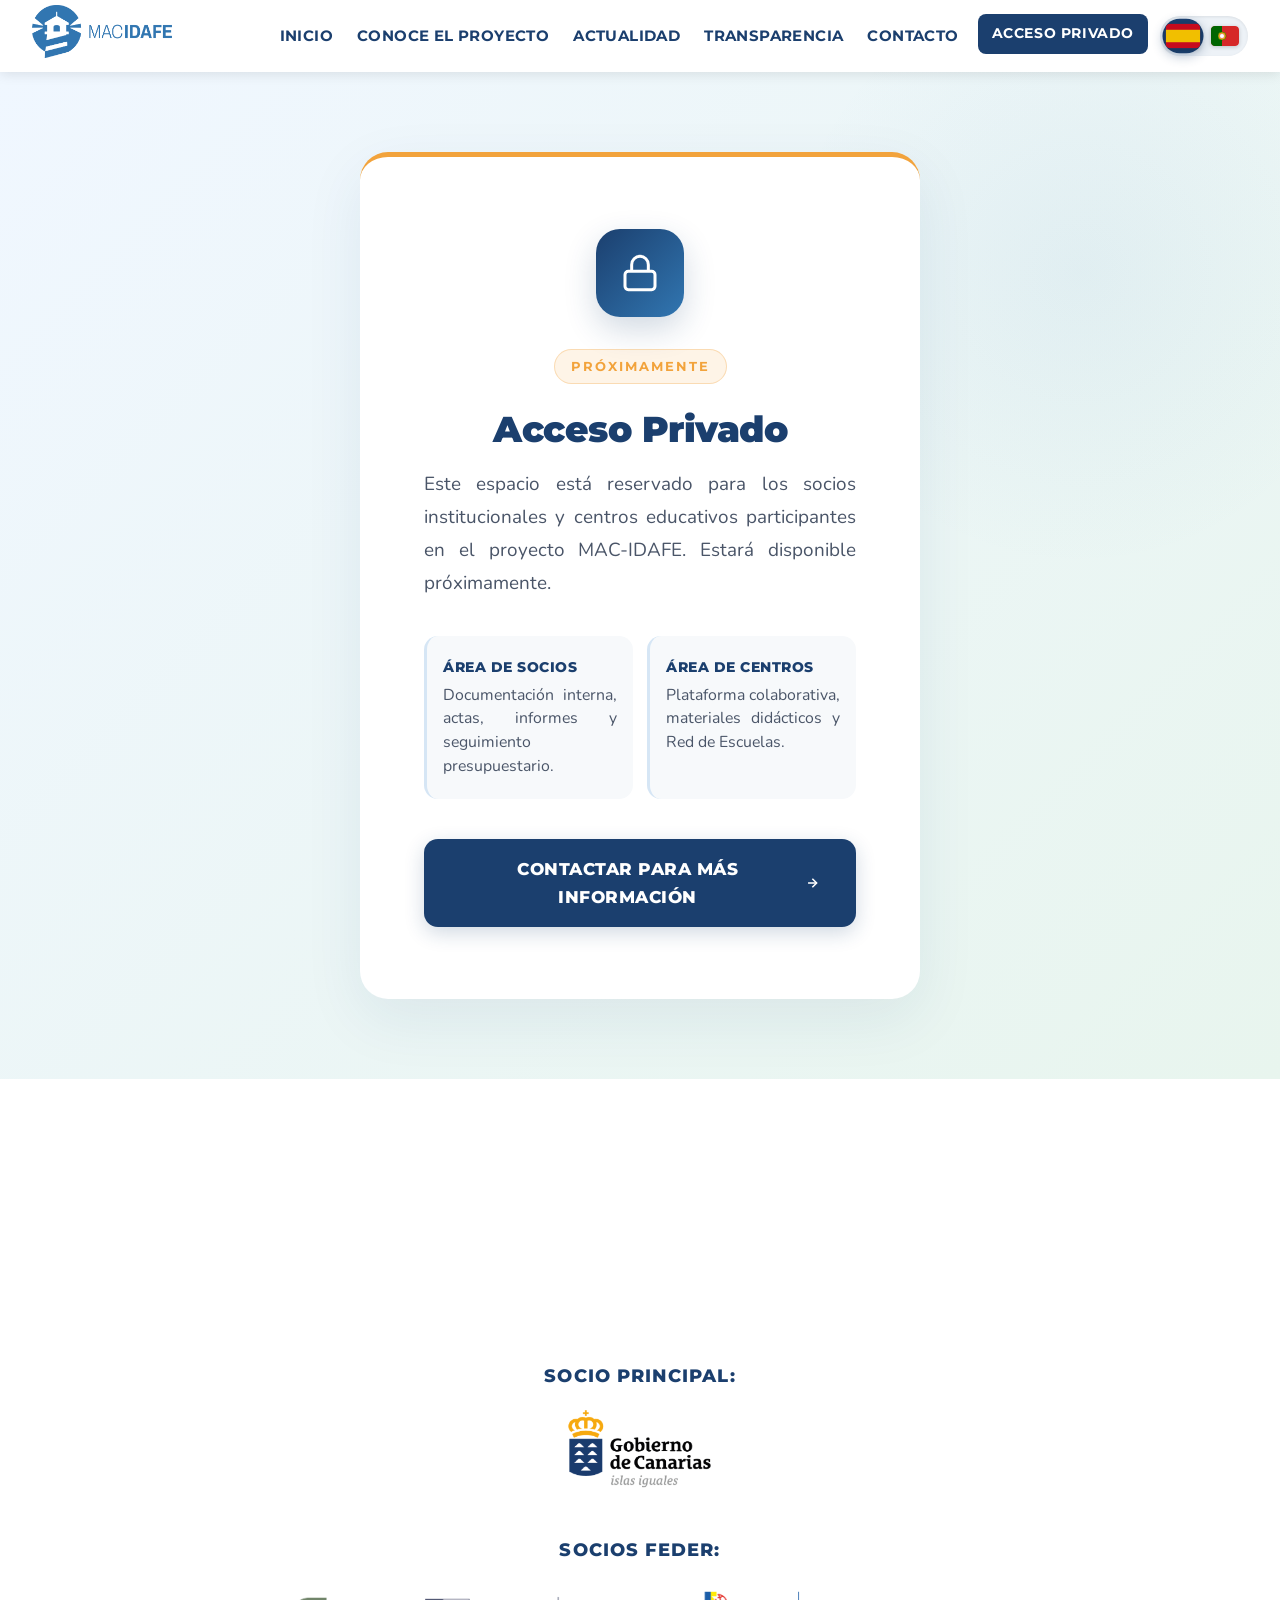
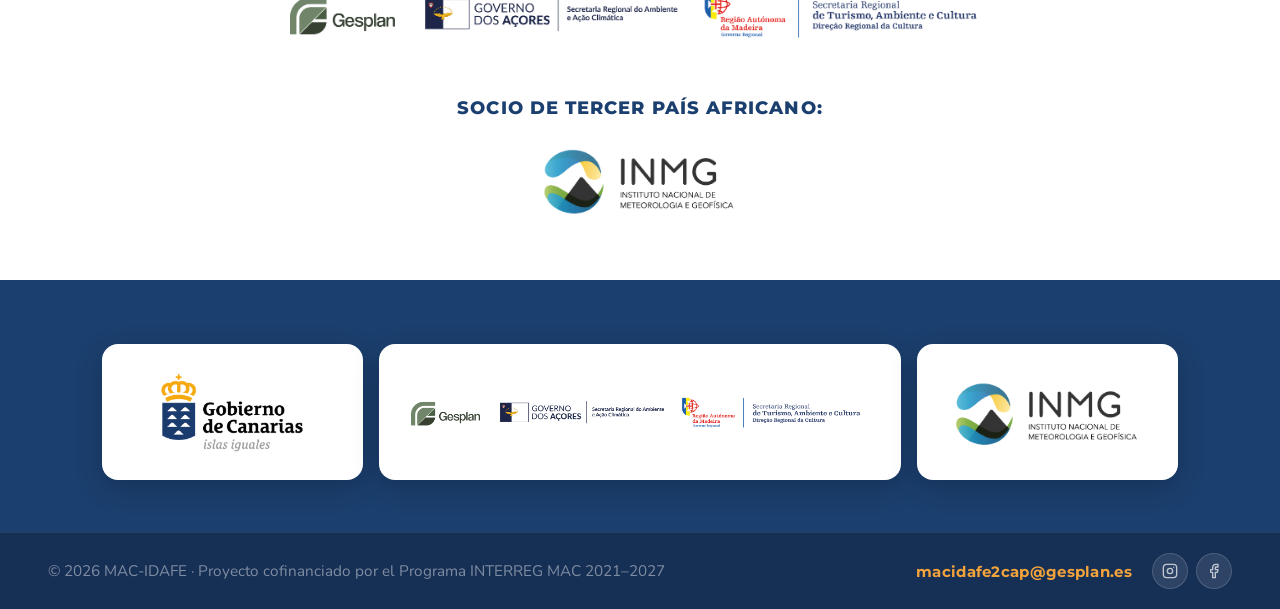
<file: acceso-privado.html>
<!DOCTYPE html>
<html lang="es">
<head>
  <meta charset="UTF-8" />
  <meta name="viewport" content="width=device-width, initial-scale=1.0"/>
  <title>MAC‑IDAFE | Acceso Privado</title>
  <meta name="robots" content="noindex, nofollow"/>
  <link rel="icon" type="image/png" href="favicon.png"/>
  <link href="https://fonts.googleapis.com/css2?family=Nunito:wght@400;600;700;800;900&family=Montserrat:wght@400;600;700;800&display=swap" rel="stylesheet"/>
  <link rel="stylesheet" href="shared2.css"/>
  <style>
    .acceso-wrap {
      min-height: calc(100vh - 72px);
      display: flex; align-items: center; justify-content: center;
      padding: 80px 8%;
      background: linear-gradient(135deg, #f0f7ff 0%, #e8f5ee 100%);
      position: relative; overflow: hidden;
    }
    .acceso-wrap::before {
      content: '';
      position: absolute;
      width: 600px; height: 600px; border-radius: 50%;
      background: radial-gradient(circle, rgba(49,118,177,.06) 0%, transparent 70%);
      top: -100px; right: -100px; pointer-events: none;
    }
    .acceso-card {
      background: var(--white); border-radius: 28px;
      padding: 72px 64px; text-align: center;
      box-shadow: 0 20px 60px rgba(27,63,110,.08);
      max-width: 560px; width: 100%;
      border-top: 5px solid var(--orange);
      position: relative; z-index: 1;
    }
    .acceso-icon {
      width: 88px; height: 88px; border-radius: 24px;
      background: linear-gradient(135deg, var(--blue-dark), var(--blue-mid));
      display: flex; align-items: center; justify-content: center;
      margin: 0 auto 32px;
      box-shadow: 0 12px 32px rgba(27,63,110,.2);
    }
    .acceso-icon svg { width: 40px; height: 40px; stroke: white; fill: none; stroke-width: 1.8; }
    .acceso-badge {
      display: inline-block;
      font-family: 'Montserrat', sans-serif; font-weight: 700;
      font-size: .72rem; letter-spacing: 2px; text-transform: uppercase;
      background: rgba(242,163,60,.12); color: var(--orange);
      border: 1px solid rgba(242,163,60,.3);
      border-radius: 20px; padding: 6px 16px; margin-bottom: 24px;
    }
    .acceso-card h1 {
      font-family: 'Montserrat', sans-serif; font-weight: 900;
      font-size: 2rem; color: var(--blue-dark);
      line-height: 1.2; margin-bottom: 16px;
      letter-spacing: -0.5px;
    }
    .acceso-card p {
      font-size: 1.05rem; color: var(--text-mid);
      line-height: 1.75; margin-bottom: 36px;
    }
    .acceso-areas {
      display: grid; grid-template-columns: 1fr 1fr;
      gap: 14px; margin-bottom: 40px;
    }
    .acceso-area {
      background: #f7f9fb; border-radius: 14px;
      padding: 20px 16px; text-align: left;
      border-left: 3px solid var(--blue-light);
      transition: border-color .3s ease, background .3s ease;
    }
    .acceso-area:hover { border-left-color: var(--blue-mid); background: var(--blue-light); }
    .acceso-area-title {
      font-family: 'Montserrat', sans-serif; font-weight: 800;
      font-size: .8rem; letter-spacing: .5px; text-transform: uppercase;
      color: var(--blue-dark); margin-bottom: 4px;
    }
    .acceso-area-desc {
      font-size: .88rem; color: var(--text-mid); line-height: 1.5;
    }
    .acceso-btn {
      display: inline-flex; align-items: center; gap: 10px;
      background: var(--blue-dark); color: var(--white);
      text-decoration: none;
      font-family: 'Montserrat', sans-serif; font-weight: 800;
      font-size: .95rem; letter-spacing: .5px; text-transform: uppercase;
      padding: 16px 36px; border-radius: 14px;
      box-shadow: 0 6px 20px rgba(27,63,110,.2);
      transition: all .3s cubic-bezier(.175,.885,.32,1.275);
    }
    .acceso-btn:hover { background: var(--orange); transform: translateY(-3px); box-shadow: 0 12px 28px rgba(242,163,60,.3); }
    .acceso-btn svg { width: 16px; height: 16px; stroke: currentColor; fill: none; stroke-width: 2.5; }
    @media (max-width: 600px) {
      .acceso-card { padding: 44px 28px; }
      .acceso-areas { grid-template-columns: 1fr; }
      .acceso-card h1 { font-size: 1.6rem; }
    }
  </style>
</head>
<body>

<header>
  <a href="index.html" class="logo"><img src="macidafe_sinclaim.png" alt="Logo MAC-IDAFE"></a>
  <button class="nav-toggle" id="nav-toggle" aria-label="Menú"><span></span><span></span><span></span></button>
  <nav>
    <a href="index.html" data-i18n="nav.inicio">INICIO</a>
    <a href="conoce.html" data-i18n="nav.conoce">CONOCE EL PROYECTO</a>
    <a href="actualidad.html" data-i18n="nav.actualidad">ACTUALIDAD</a>
    <a href="transparencia.html" data-i18n="nav.transparencia">TRANSPARENCIA</a>
    <a href="contacto.html" data-i18n="nav.contacto">CONTACTO</a>
    <a href="acceso-privado.html" class="nav-acceso active" data-i18n="nav.acceso">ACCESO PRIVADO</a>

    <div class="lang-switcher">
      <button class="lang-opt active" data-lang="es" onclick="setLang('es')"><span class="flag"><svg width="28" height="20" viewBox="0 0 28 20" style="border-radius:3px;display:block;"><rect width="28" height="20" fill="#c60b1e"/><rect y="5" width="28" height="10" fill="#f1bf00"/></svg></span><span class="code">ES</span></button>
      <button class="lang-opt" data-lang="pt" onclick="setLang('pt')"><span class="flag"><svg width="28" height="20" viewBox="0 0 28 20" style="border-radius:3px;display:block;"><rect width="28" height="20" fill="#d62828"/><rect width="11" height="20" fill="#006600"/><circle cx="11" cy="10" r="4" fill="#f1bf00" stroke="#006600" stroke-width=".5"/><circle cx="11" cy="10" r="2.5" fill="#fff" stroke="#d62828" stroke-width=".5"/></svg></span><span class="code">PT</span></button>
    </div>
  </nav>
</header>

<div class="acceso-wrap">
  <div class="acceso-card">
    <div class="acceso-icon">
      <svg viewBox="0 0 24 24"><rect x="3" y="11" width="18" height="11" rx="2" ry="2"/><path d="M7 11V7a5 5 0 0 1 10 0v4"/></svg>
    </div>
    <span class="acceso-badge" data-i18n="acceso.badge">Próximamente</span>
    <h1 data-i18n="acceso.h1">Acceso Privado</h1>
    <p data-i18n="acceso.p">Este espacio está reservado para los socios institucionales y centros educativos participantes en el proyecto MAC‑IDAFE. Estará disponible próximamente.</p>
    <div class="acceso-areas">
      <div class="acceso-area">
        <div class="acceso-area-title" data-i18n="acceso.socios.title">Área de Socios</div>
        <div class="acceso-area-desc" data-i18n="acceso.socios.desc">Documentación interna, actas, informes y seguimiento presupuestario.</div>
      </div>
      <div class="acceso-area">
        <div class="acceso-area-title" data-i18n="acceso.centros.title">Área de Centros</div>
        <div class="acceso-area-desc" data-i18n="acceso.centros.desc">Plataforma colaborativa, materiales didácticos y Red de Escuelas.</div>
      </div>
    </div>
    <a href="contacto.html" class="acceso-btn">
      <span data-i18n="acceso.btn">Contactar para más información</span>
      <svg viewBox="0 0 24 24"><line x1="5" y1="12" x2="19" y2="12"/><polyline points="12 5 19 12 12 19"/></svg>
    </a>
  </div>
</div>

<section id="socios" style="padding-bottom:60px;">
  <h2 class="section-title reveal" data-i18n="index.socios.title">Socios del Proyecto</h2>

  <div style="display:flex;flex-direction:column;align-items:center;gap:48px;padding:40px 24px 0;">

    <div style="display:flex;flex-direction:column;align-items:center;gap:16px;text-align:center;">
      <p class="socio-label" data-i18n="socios.principal">SOCIO PRINCIPAL:</p>
      <a href="https://www.gobiernodecanarias.org/" target="_blank" rel="noopener" aria-label="Gobierno de Canarias (abre en una pestaña nueva)"><img src="gobcan.png" alt="Gobierno de Canarias" style="height:80px;"/></a>
    </div>

    <div style="display:flex;flex-direction:column;align-items:center;gap:16px;text-align:center;">
      <p class="socio-label" data-i18n="socios.feder">SOCIOS FEDER:</p>
      <span class="feder-ristra" style="max-width:700px;width:100%;">
            <a class="f-gesplan" href="https://www.gesplan.es/" target="_blank" rel="noopener" aria-label="Gesplan (abre en una pestaña nueva)"><img src="feder-gesplan.png" alt="Gesplan"/></a>
            <a class="f-azores" href="https://portal.azores.gov.pt/web/sraac" target="_blank" rel="noopener" aria-label="Governo dos Açores · Secretaria Regional do Ambiente e Ação Climática (abre en una pestaña nueva)"><img src="feder-azores.png" alt="Governo dos Açores · Secretaria Regional do Ambiente e Ação Climática"/></a>
            <a class="f-madeira" href="https://www.madeira.gov.pt/dram" target="_blank" rel="noopener" aria-label="Região Autónoma da Madeira · Direção Regional da Cultura (abre en una pestaña nueva)"><img src="feder-madeira.png" alt="Região Autónoma da Madeira · Direção Regional da Cultura"/></a>
          </span>
    </div>

    <div style="display:flex;flex-direction:column;align-items:center;gap:16px;text-align:center;">
      <p class="socio-label" data-i18n="socios.africano">SOCIO DE TERCER PAÍS AFRICANO:</p>
      <a href="https://www.inmg.gov.cv/" target="_blank" rel="noopener" aria-label="INMG · Instituto Nacional de Meteorologia e Geofísica (abre en una pestaña nueva)"><img src="inmg.png" alt="INMG" style="height:80px;"/></a>
    </div>

  </div>
</section>

<div class="socios-section">
  <div class="socios-grid" style="flex-direction:row;align-items:stretch;">
    <div class="socio-col" style="flex:1;">
      <div class="socio-col-box" style="min-height:130px;padding:28px 32px;"><a href="https://www.gobiernodecanarias.org/" target="_blank" rel="noopener" aria-label="Gobierno de Canarias (abre en una pestaña nueva)"><img src="gobcan.png" alt="Gobierno de Canarias" style="height:80px;"/></a></div>
    </div>
    <div class="socio-col" style="flex:2;">
      <div class="socio-col-box" style="min-height:130px;padding:28px 32px;"><span class="feder-ristra" style="width:100%;">
            <a class="f-gesplan" href="https://www.gesplan.es/" target="_blank" rel="noopener" aria-label="Gesplan (abre en una pestaña nueva)"><img src="feder-gesplan.png" alt="Gesplan"/></a>
            <a class="f-azores" href="https://portal.azores.gov.pt/web/sraac" target="_blank" rel="noopener" aria-label="Governo dos Açores · Secretaria Regional do Ambiente e Ação Climática (abre en una pestaña nueva)"><img src="feder-azores.png" alt="Governo dos Açores · Secretaria Regional do Ambiente e Ação Climática"/></a>
            <a class="f-madeira" href="https://www.madeira.gov.pt/dram" target="_blank" rel="noopener" aria-label="Região Autónoma da Madeira · Direção Regional da Cultura (abre en una pestaña nueva)"><img src="feder-madeira.png" alt="Região Autónoma da Madeira · Direção Regional da Cultura"/></a>
          </span></div>
    </div>
    <div class="socio-col" style="flex:1;">
      <div class="socio-col-box" style="min-height:130px;padding:28px 32px;"><a href="https://www.inmg.gov.cv/" target="_blank" rel="noopener" aria-label="INMG · Instituto Nacional de Meteorologia e Geofísica (abre en una pestaña nueva)"><img src="inmg.png" alt="INMG" style="height:80px;"/></a></div>
    </div>
  </div>
</div>

<footer>
  <div class="footer-bottom">
    <span data-i18n="footer">© 2026 MAC‑IDAFE · Proyecto cofinanciado por el Programa INTERREG MAC 2021–2027</span>
    <div class="footer-right">
      <a href="mailto:macidafe2cap@gesplan.es" class="footer-email">macidafe2cap@gesplan.es</a>
      <div class="footer-social">
        <a href="https://www.instagram.com/mac_idafe/" target="_blank" rel="noopener" class="footer-social-btn" aria-label="Instagram">
          <svg viewBox="0 0 24 24" fill="none" stroke="currentColor" stroke-width="2" stroke-linecap="round" stroke-linejoin="round"><rect x="2" y="2" width="20" height="20" rx="5"/><circle cx="12" cy="12" r="4"/><circle cx="17.5" cy="6.5" r="1" fill="currentColor" stroke="none"/></svg>
        </a>
        <a href="https://www.facebook.com/people/MAC-IDAFE/61565117734084/" target="_blank" rel="noopener" class="footer-social-btn" aria-label="Facebook">
          <svg viewBox="0 0 24 24" fill="none" stroke="currentColor" stroke-width="2" stroke-linecap="round" stroke-linejoin="round"><path d="M18 2h-3a5 5 0 0 0-5 5v3H7v4h3v8h4v-8h3l1-4h-4V7a1 1 0 0 1 1-1h3z"/></svg>
        </a>
      </div>
    </div>
  </div>
</footer>

<script>
  (function() {
    const toggle = document.getElementById('nav-toggle');
    const nav = document.querySelector('nav');
    if (!toggle || !nav) return;
    toggle.addEventListener('click', () => { const open = nav.classList.toggle('open'); toggle.classList.toggle('open', open); document.body.style.overflow = open ? 'hidden' : ''; });
    nav.querySelectorAll('a').forEach(a => a.addEventListener('click', () => { nav.classList.remove('open'); toggle.classList.remove('open'); document.body.style.overflow = ''; }));
    document.addEventListener('click', e => { if (nav.classList.contains('open') && !nav.contains(e.target) && !toggle.contains(e.target)) { nav.classList.remove('open'); toggle.classList.remove('open'); document.body.style.overflow = ''; } });
  })();
</script>
<script src="lang.js"></script>
</body>
</html>
</file>
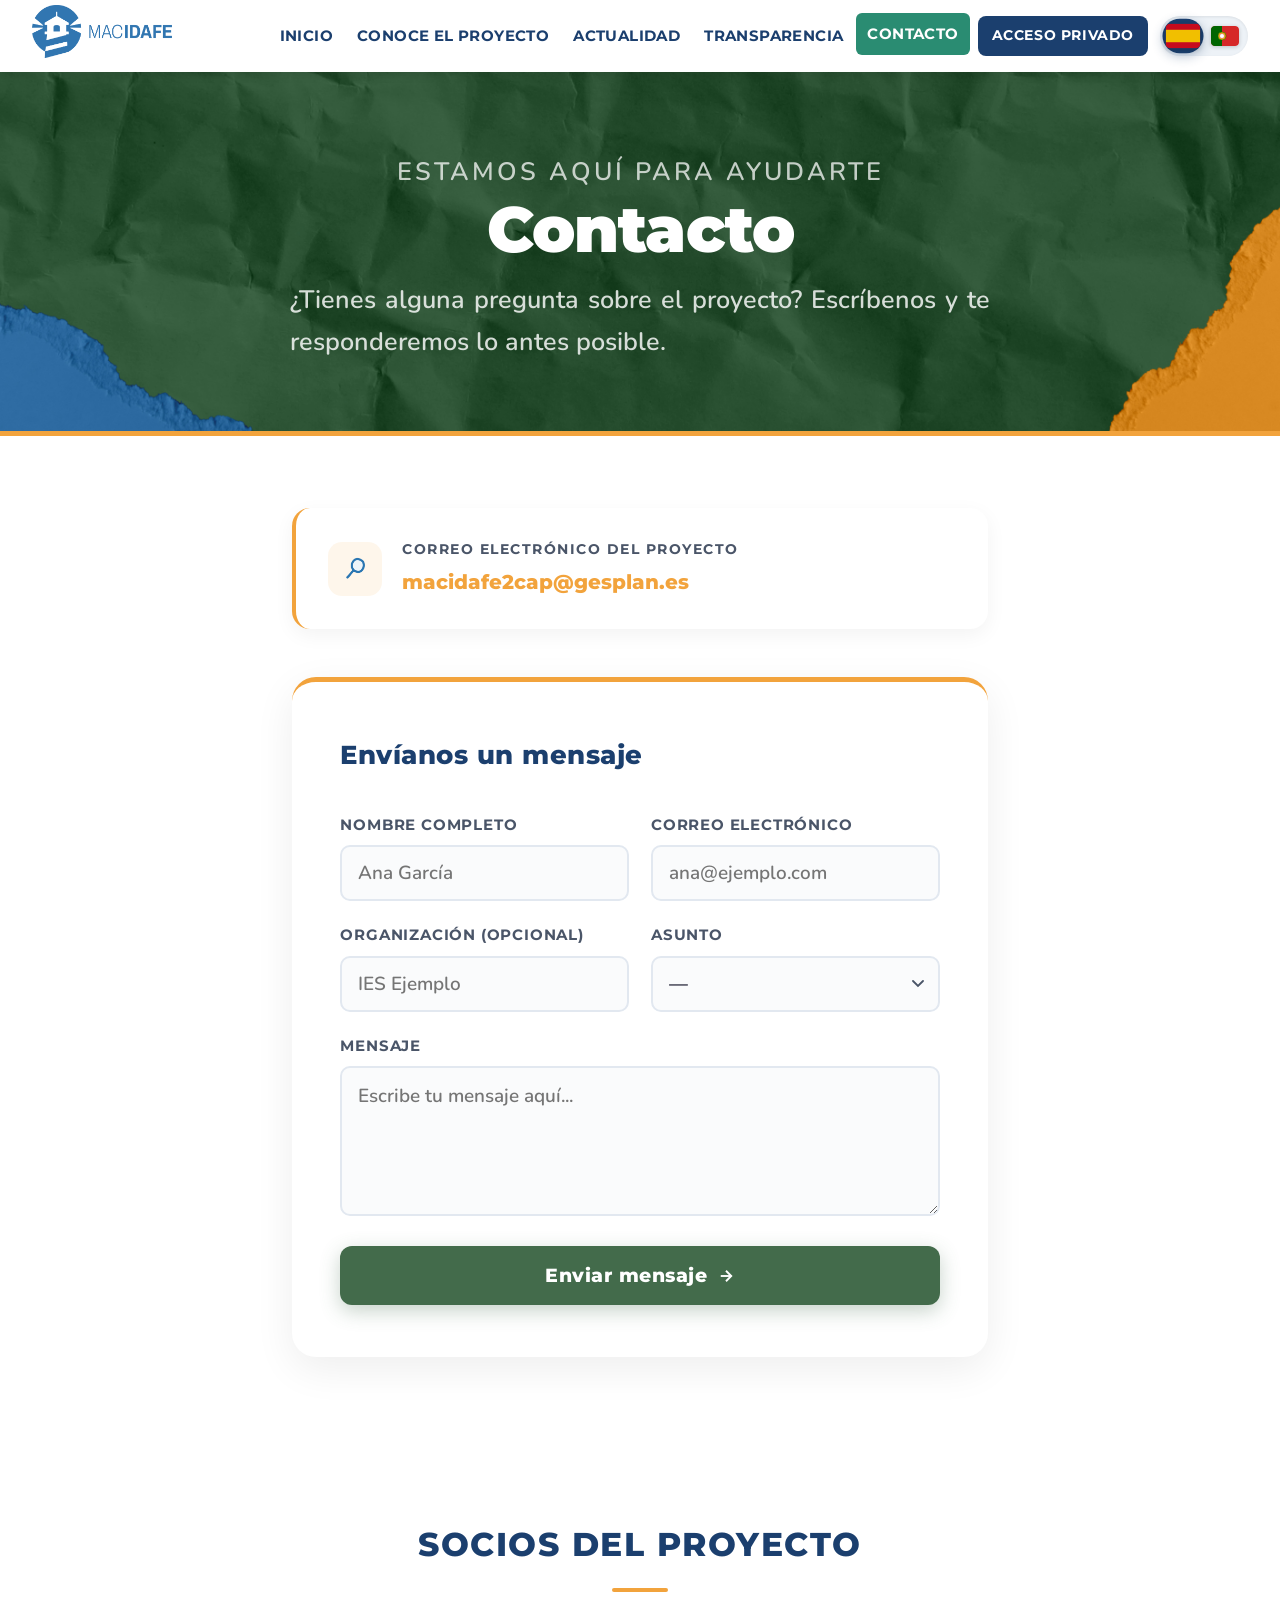
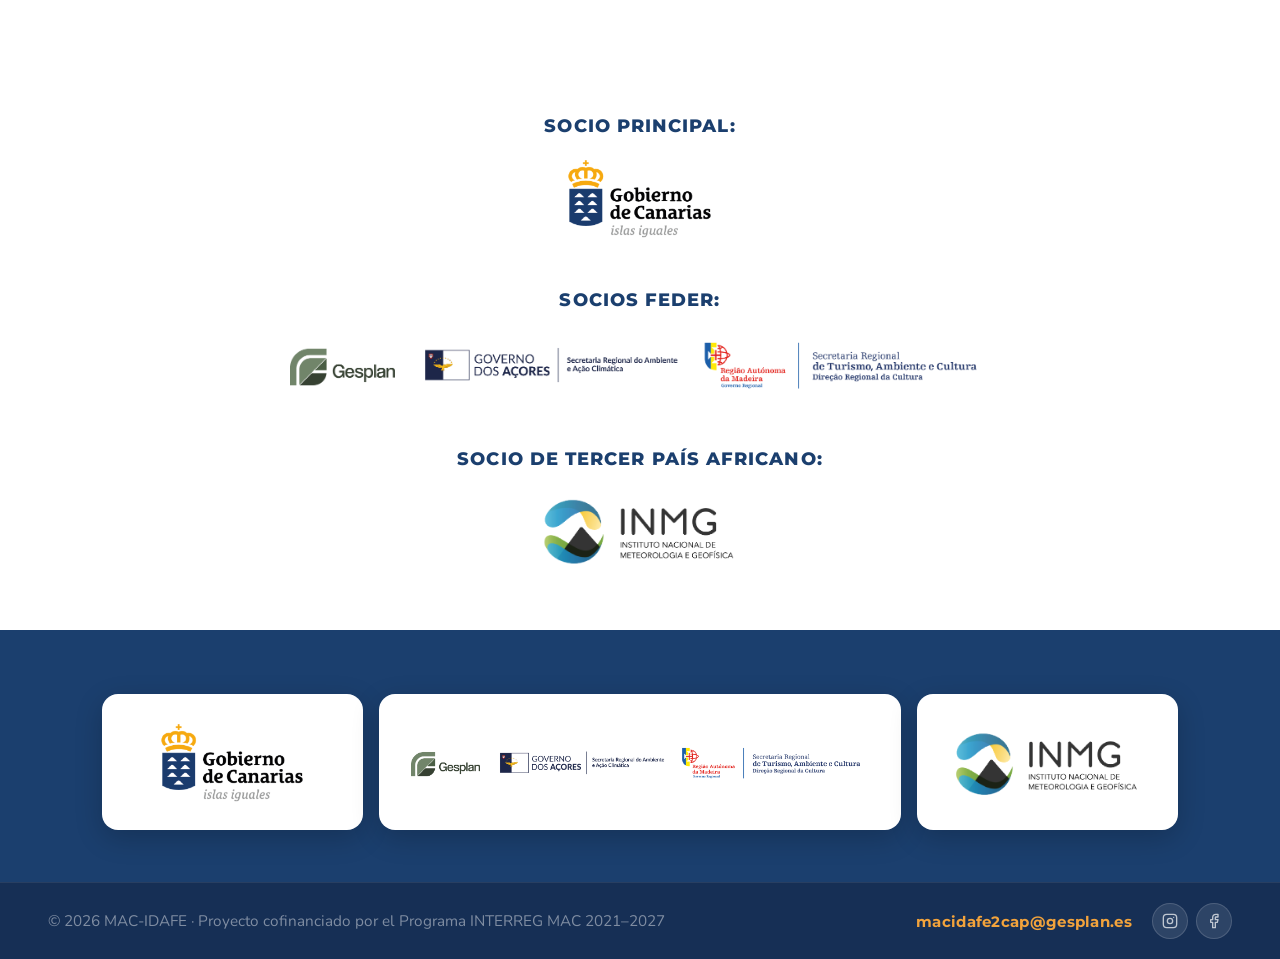
<file: contacto.html>
<!DOCTYPE html>
<html lang="es">
<head>
  <meta charset="UTF-8" />
  <meta name="viewport" content="width=device-width, initial-scale=1.0"/>
  <title>MAC‑IDAFE | Contacto</title>
  <meta name="description" content="Contacta con el equipo de MAC-IDAFE. Escríbenos para más información sobre el proyecto de cooperación climática en la Macaronesia."/>
  <meta name="robots" content="index, follow"/>
  <link rel="icon" type="image/png" href="favicon.png"/>
  <link href="https://fonts.googleapis.com/css2?family=Nunito:wght@400;600;700;800;900&family=Montserrat:wght@400;600;700;800&display=swap" rel="stylesheet"/>
  <link rel="stylesheet" href="shared2.css"/>
  <link rel="stylesheet" href="contacto.css"/>
</head>
<body class="page-contacto">

<header>
  <a href="index.html" class="logo"><img src="macidafe_sinclaim.png" alt="Logo MAC-IDAFE"></a>
  <button class="nav-toggle" id="nav-toggle" aria-label="Menú"><span></span><span></span><span></span></button>
  <nav>
    <a href="index.html" data-i18n="nav.inicio">INICIO</a>
    <a href="conoce.html" data-i18n="nav.conoce">CONOCE EL PROYECTO</a>
    <a href="actualidad.html" data-i18n="nav.actualidad">ACTUALIDAD</a>
    <a href="transparencia.html" data-i18n="nav.transparencia">TRANSPARENCIA</a>
    <a href="contacto.html" class="active" data-i18n="nav.contacto">CONTACTO</a>
    <a href="acceso-privado.html" class="nav-acceso" data-i18n="nav.acceso">ACCESO PRIVADO</a>

    <div class="lang-switcher">
      <button class="lang-opt active" data-lang="es" onclick="setLang('es')"><span class="flag"><svg width="28" height="20" viewBox="0 0 28 20" style="border-radius:3px;display:block;"><rect width="28" height="20" fill="#c60b1e"/><rect y="5" width="28" height="10" fill="#f1bf00"/></svg></span><span class="code">ES</span></button>
      <button class="lang-opt" data-lang="pt" onclick="setLang('pt')"><span class="flag"><svg width="28" height="20" viewBox="0 0 28 20" style="border-radius:3px;display:block;"><rect width="28" height="20" fill="#d62828"/><rect width="11" height="20" fill="#006600"/><circle cx="11" cy="10" r="4" fill="#f1bf00" stroke="#006600" stroke-width=".5"/><circle cx="11" cy="10" r="2.5" fill="#fff" stroke="#d62828" stroke-width=".5"/></svg></span><span class="code">PT</span></button>
    </div>
  </nav>
</header>

<div class="page-hero">
  <img class="page-hero-banner" src="portada-01.jpg" alt="Contacto MAC-IDAFE"/>
  <p class="page-hero-label" data-i18n="contacto.hero.label">Estamos aquí para ayudarte</p>
  <h1 data-i18n="contacto.hero.h1">Contacto</h1>
  <p data-i18n="contacto.hero.p">¿Tienes alguna pregunta sobre el proyecto? Escríbenos y te responderemos lo antes posible.</p>
</div>

<div class="contacto-wrap">

  <!-- Email directo -->
  <div class="info-email-card reveal">
    <div class="info-email-icon"><img src="pictos-19.png" alt="Email"/></div>
    <div class="info-email-text">
      <label data-i18n="contacto.info.email.label">Correo electrónico del proyecto</label>
      <a href="mailto:macidafe2cap@gesplan.es">macidafe2cap@gesplan.es</a>
    </div>
  </div>

  <!-- Formulario -->
  <div class="form-card reveal">
    <h2 data-i18n="contacto.form.title">Envíanos un mensaje</h2>
    <div id="form-content">
      <div class="form-grid">
        <div class="form-group">
          <label for="nombre" data-i18n="contacto.form.name">Nombre completo</label>
          <input type="text" id="nombre" name="nombre" placeholder="Ana García" required/>
        </div>
        <div class="form-group">
          <label for="email" data-i18n="contacto.form.email">Correo electrónico</label>
          <input type="email" id="email" name="email" data-i18n-attr="placeholder:contacto.form.email.placeholder" placeholder="ana@ejemplo.com" required/>
        </div>
        <div class="form-group">
          <label for="org" data-i18n="contacto.form.org">Organización (opcional)</label>
          <input type="text" id="org" name="org" data-i18n-attr="placeholder:contacto.form.org.placeholder" placeholder="IES Ejemplo"/>
        </div>
        <div class="form-group">
          <label for="asunto" data-i18n="contacto.form.subject">Asunto</label>
          <select id="asunto" name="asunto" required>
            <option value="" disabled selected>—</option>
            <option value="info" data-i18n="contacto.form.subject.p1">Información general</option>
            <option value="red" data-i18n="contacto.form.subject.p2">Quiero unirme a la Red de Escuelas</option>
            <option value="prensa" data-i18n="contacto.form.subject.p3">Prensa y comunicación</option>
            <option value="colaboracion" data-i18n="contacto.form.subject.p4">Colaboración institucional</option>
            <option value="otro" data-i18n="contacto.form.subject.p5">Otro</option>
          </select>
        </div>
        <div class="form-group full">
          <label for="mensaje" data-i18n="contacto.form.message">Mensaje</label>
          <textarea id="mensaje" name="mensaje" data-i18n-attr="placeholder:contacto.form.message.placeholder" placeholder="Escribe tu mensaje aquí..." required></textarea>
        </div>
        <div class="form-group full">
          <button type="button" class="btn-submit" id="btn-submit" onclick="handleSubmit()">
            <span id="btn-text" data-i18n="contacto.form.btn">Enviar mensaje</span>
            <svg viewBox="0 0 24 24"><line x1="5" y1="12" x2="19" y2="12"/><polyline points="12 5 19 12 12 19"/></svg>
          </button>
        </div>
      </div>
    </div>
    <div class="form-success" id="form-success" style="display:none;">
      <div class="success-icon"><svg viewBox="0 0 24 24"><polyline points="20 6 9 17 4 12"/></svg></div>
      <h3 data-i18n="contacto.form.ok.title">¡Mensaje enviado!</h3>
      <p data-i18n="contacto.form.ok.p">Gracias por contactarnos. Te responderemos en los próximos días.</p>
    </div>
  </div>

</div>

<section id="socios" style="padding-bottom:60px;">
  <h2 class="section-title reveal" data-i18n="index.socios.title">Socios del Proyecto</h2>

  <div style="display:flex;flex-direction:column;align-items:center;gap:48px;padding:40px 24px 0;">

    <div style="display:flex;flex-direction:column;align-items:center;gap:16px;text-align:center;">
      <p class="socio-label" data-i18n="socios.principal">SOCIO PRINCIPAL:</p>
      <a href="https://www.gobiernodecanarias.org/" target="_blank" rel="noopener" aria-label="Gobierno de Canarias (abre en una pestaña nueva)"><img src="gobcan.png" alt="Gobierno de Canarias" style="height:80px;"/></a>
    </div>

    <div style="display:flex;flex-direction:column;align-items:center;gap:16px;text-align:center;">
      <p class="socio-label" data-i18n="socios.feder">SOCIOS FEDER:</p>
      <span class="feder-ristra" style="max-width:700px;width:100%;">
            <a class="f-gesplan" href="https://www.gesplan.es/" target="_blank" rel="noopener" aria-label="Gesplan (abre en una pestaña nueva)"><img src="feder-gesplan.png" alt="Gesplan"/></a>
            <a class="f-azores" href="https://portal.azores.gov.pt/web/sraac" target="_blank" rel="noopener" aria-label="Governo dos Açores · Secretaria Regional do Ambiente e Ação Climática (abre en una pestaña nueva)"><img src="feder-azores.png" alt="Governo dos Açores · Secretaria Regional do Ambiente e Ação Climática"/></a>
            <a class="f-madeira" href="https://www.madeira.gov.pt/dram" target="_blank" rel="noopener" aria-label="Região Autónoma da Madeira · Direção Regional da Cultura (abre en una pestaña nueva)"><img src="feder-madeira.png" alt="Região Autónoma da Madeira · Direção Regional da Cultura"/></a>
          </span>
    </div>

    <div style="display:flex;flex-direction:column;align-items:center;gap:16px;text-align:center;">
      <p class="socio-label" data-i18n="socios.africano">SOCIO DE TERCER PAÍS AFRICANO:</p>
      <a href="https://www.inmg.gov.cv/" target="_blank" rel="noopener" aria-label="INMG · Instituto Nacional de Meteorologia e Geofísica (abre en una pestaña nueva)"><img src="inmg.png" alt="INMG" style="height:80px;"/></a>
    </div>

  </div>
</section>

<div class="socios-section">
  <div class="socios-grid" style="flex-direction:row;align-items:stretch;">
    <div class="socio-col" style="flex:1;">
      <div class="socio-col-box" style="min-height:130px;padding:28px 32px;"><a href="https://www.gobiernodecanarias.org/" target="_blank" rel="noopener" aria-label="Gobierno de Canarias (abre en una pestaña nueva)"><img src="gobcan.png" alt="Gobierno de Canarias" style="height:80px;"/></a></div>
    </div>
    <div class="socio-col" style="flex:2;">
      <div class="socio-col-box" style="min-height:130px;padding:28px 32px;"><span class="feder-ristra" style="width:100%;">
            <a class="f-gesplan" href="https://www.gesplan.es/" target="_blank" rel="noopener" aria-label="Gesplan (abre en una pestaña nueva)"><img src="feder-gesplan.png" alt="Gesplan"/></a>
            <a class="f-azores" href="https://portal.azores.gov.pt/web/sraac" target="_blank" rel="noopener" aria-label="Governo dos Açores · Secretaria Regional do Ambiente e Ação Climática (abre en una pestaña nueva)"><img src="feder-azores.png" alt="Governo dos Açores · Secretaria Regional do Ambiente e Ação Climática"/></a>
            <a class="f-madeira" href="https://www.madeira.gov.pt/dram" target="_blank" rel="noopener" aria-label="Região Autónoma da Madeira · Direção Regional da Cultura (abre en una pestaña nueva)"><img src="feder-madeira.png" alt="Região Autónoma da Madeira · Direção Regional da Cultura"/></a>
          </span></div>
    </div>
    <div class="socio-col" style="flex:1;">
      <div class="socio-col-box" style="min-height:130px;padding:28px 32px;"><a href="https://www.inmg.gov.cv/" target="_blank" rel="noopener" aria-label="INMG · Instituto Nacional de Meteorologia e Geofísica (abre en una pestaña nueva)"><img src="inmg.png" alt="INMG" style="height:80px;"/></a></div>
    </div>
  </div>
</div>

<footer>
  <div class="footer-bottom">
    <span data-i18n="footer">© 2026 MAC‑IDAFE · Proyecto cofinanciado por el Programa INTERREG MAC 2021–2027</span>
    <div class="footer-right">
      <a href="mailto:macidafe2cap@gesplan.es" class="footer-email">macidafe2cap@gesplan.es</a>
      <div class="footer-social">
        <a href="https://www.instagram.com/mac_idafe/" target="_blank" rel="noopener" class="footer-social-btn" aria-label="Instagram">
          <svg viewBox="0 0 24 24" fill="none" stroke="currentColor" stroke-width="2" stroke-linecap="round" stroke-linejoin="round"><rect x="2" y="2" width="20" height="20" rx="5"/><circle cx="12" cy="12" r="4"/><circle cx="17.5" cy="6.5" r="1" fill="currentColor" stroke="none"/></svg>
        </a>
        <a href="https://www.facebook.com/people/MAC-IDAFE/61565117734084/" target="_blank" rel="noopener" class="footer-social-btn" aria-label="Facebook">
          <svg viewBox="0 0 24 24" fill="none" stroke="currentColor" stroke-width="2" stroke-linecap="round" stroke-linejoin="round"><path d="M18 2h-3a5 5 0 0 0-5 5v3H7v4h3v8h4v-8h3l1-4h-4V7a1 1 0 0 1 1-1h3z"/></svg>
        </a>
      </div>
    </div>
  </div>
</footer>

<script>
  const header = document.querySelector('header');
  window.addEventListener('scroll', () => { header.style.boxShadow = window.scrollY > 10 ? '0 4px 22px rgba(0,0,0,.15)' : '0 2px 10px rgba(0,0,0,.10)'; }, { passive: true });
  const io = new IntersectionObserver((entries) => {
    entries.forEach(entry => {
      if (!entry.isIntersecting) return;
      const sibs = Array.from(entry.target.parentElement.children).filter(el => el.classList.contains('reveal'));
      entry.target.style.transitionDelay = (sibs.indexOf(entry.target) * 0.1) + 's';
      entry.target.classList.add('visible'); io.unobserve(entry.target);
    });
  }, { threshold: 0 });
  document.querySelectorAll('.reveal').forEach(el => io.observe(el));

  function handleSubmit() {
    const nombre = document.getElementById('nombre').value.trim();
    const email  = document.getElementById('email').value.trim();
    const asunto = document.getElementById('asunto').value;
    const mensaje= document.getElementById('mensaje').value.trim();
    if (!nombre || !email || !asunto || !mensaje) {
      [{ id:'nombre', val:nombre }, { id:'email', val:email }, { id:'asunto', val:asunto }, { id:'mensaje', val:mensaje }].forEach(({ id, val }) => {
        document.getElementById(id).style.borderColor = val ? '#e2e8f0' : '#e53e3e';
      });
      return;
    }
    const btn = document.getElementById('btn-submit');
    btn.classList.add('loading');
    document.getElementById('btn-text').textContent = t('contacto.form.sending');
    setTimeout(() => {
      document.getElementById('form-content').style.display = 'none';
      document.getElementById('form-success').classList.add('show');
    }, 1400);
  }
  document.querySelectorAll('input, select, textarea').forEach(el => el.addEventListener('input', () => el.style.borderColor = ''));

  (function() {
    const toggle = document.getElementById('nav-toggle');
    const nav = document.querySelector('nav');
    if (!toggle || !nav) return;
    toggle.addEventListener('click', () => { const open = nav.classList.toggle('open'); toggle.classList.toggle('open', open); document.body.style.overflow = open ? 'hidden' : ''; });
    nav.querySelectorAll('a').forEach(a => a.addEventListener('click', () => { nav.classList.remove('open'); toggle.classList.remove('open'); document.body.style.overflow = ''; }));
    document.addEventListener('click', e => { if (nav.classList.contains('open') && !nav.contains(e.target) && !toggle.contains(e.target)) { nav.classList.remove('open'); toggle.classList.remove('open'); document.body.style.overflow = ''; } });
  })();
  setTimeout(() => { document.querySelectorAll('.reveal').forEach(el => { if (!el.classList.contains('visible')) el.classList.add('visible'); }); }, 800);
</script>
<script src="lang.js"></script>
</body>
</html>
</file>
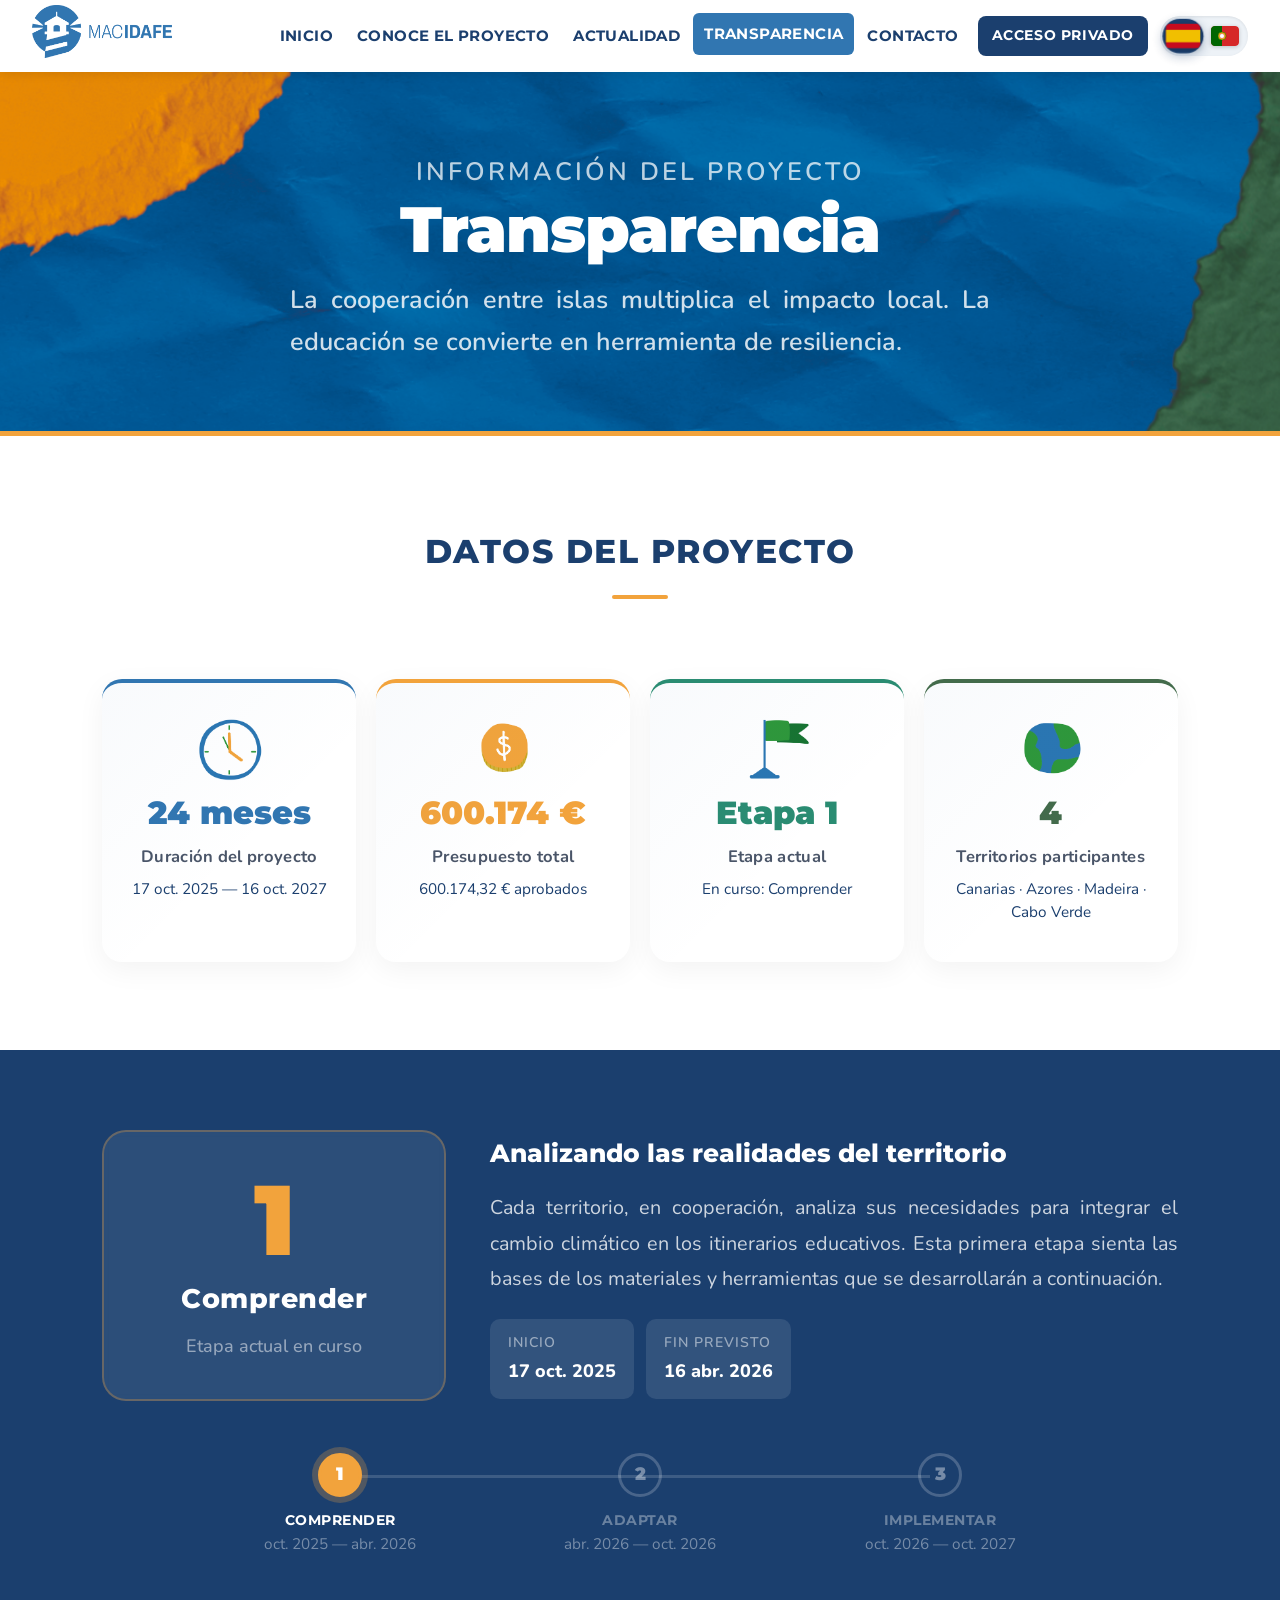
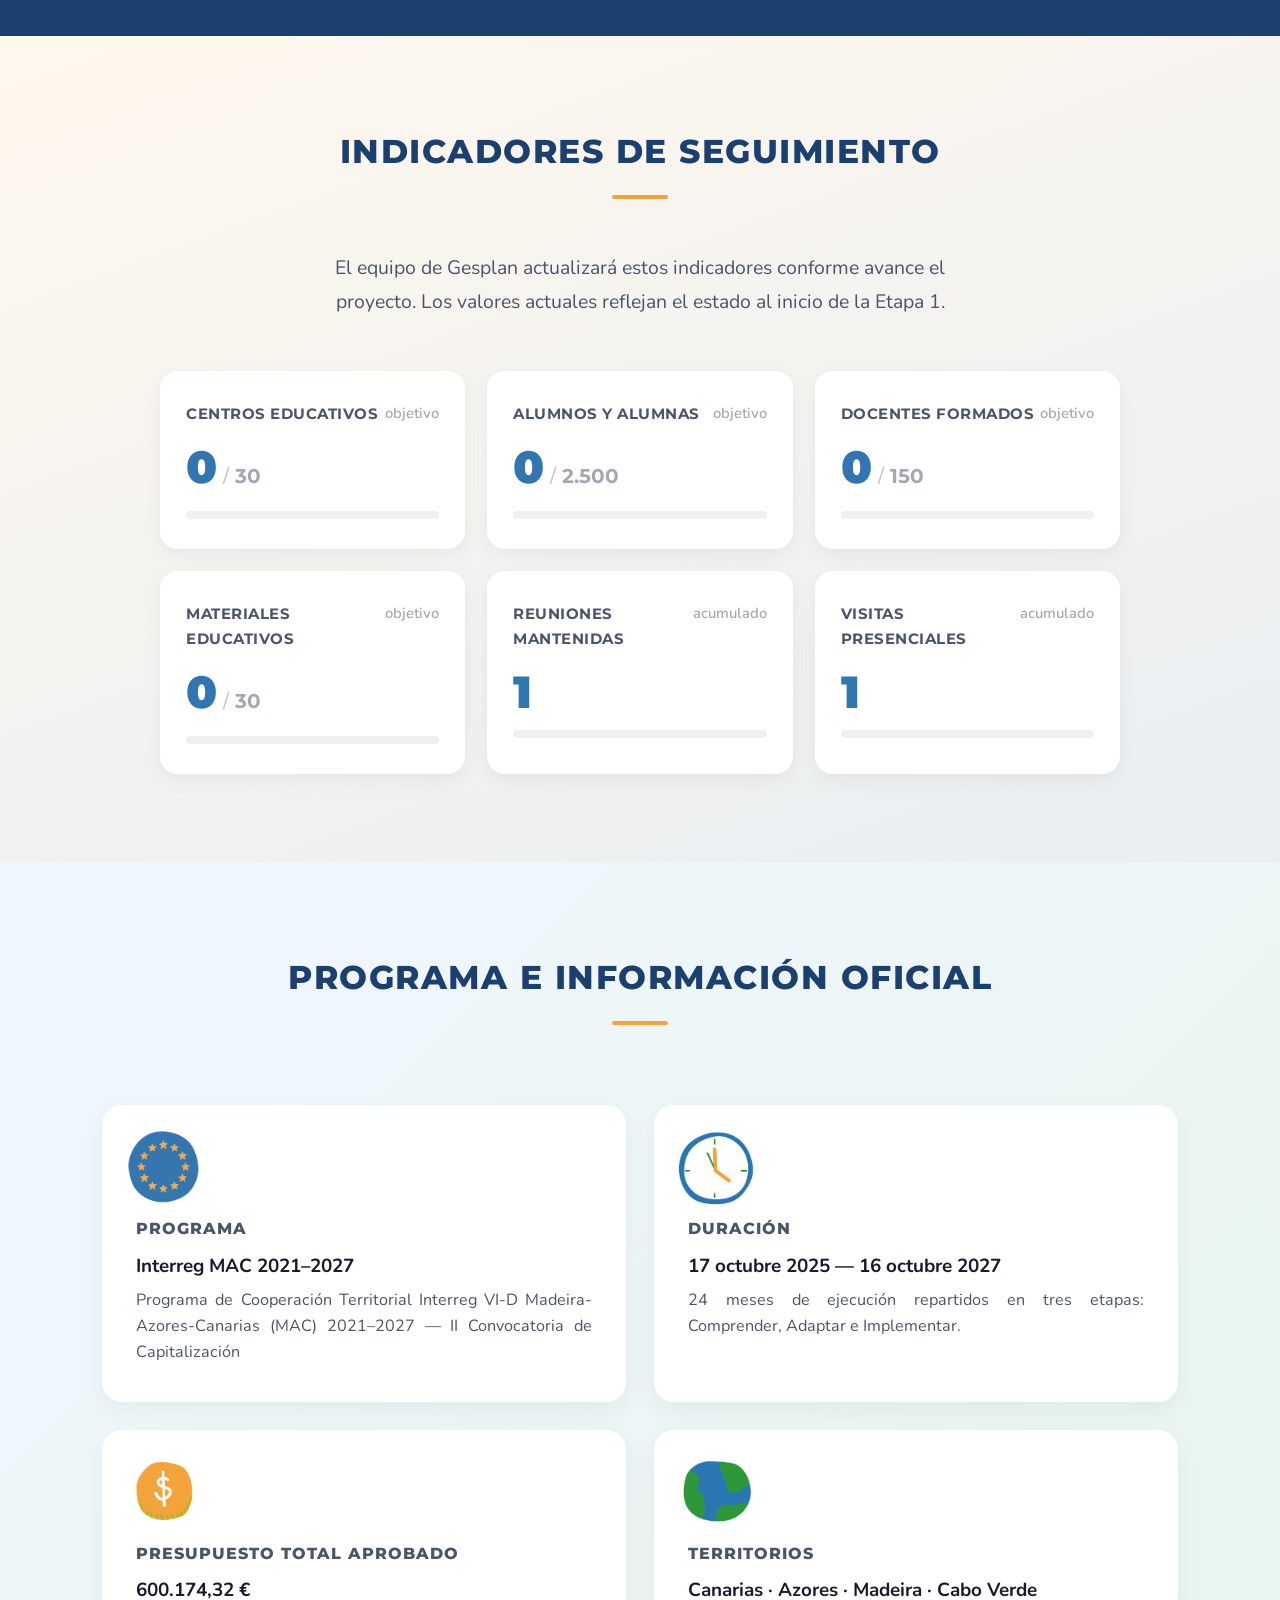
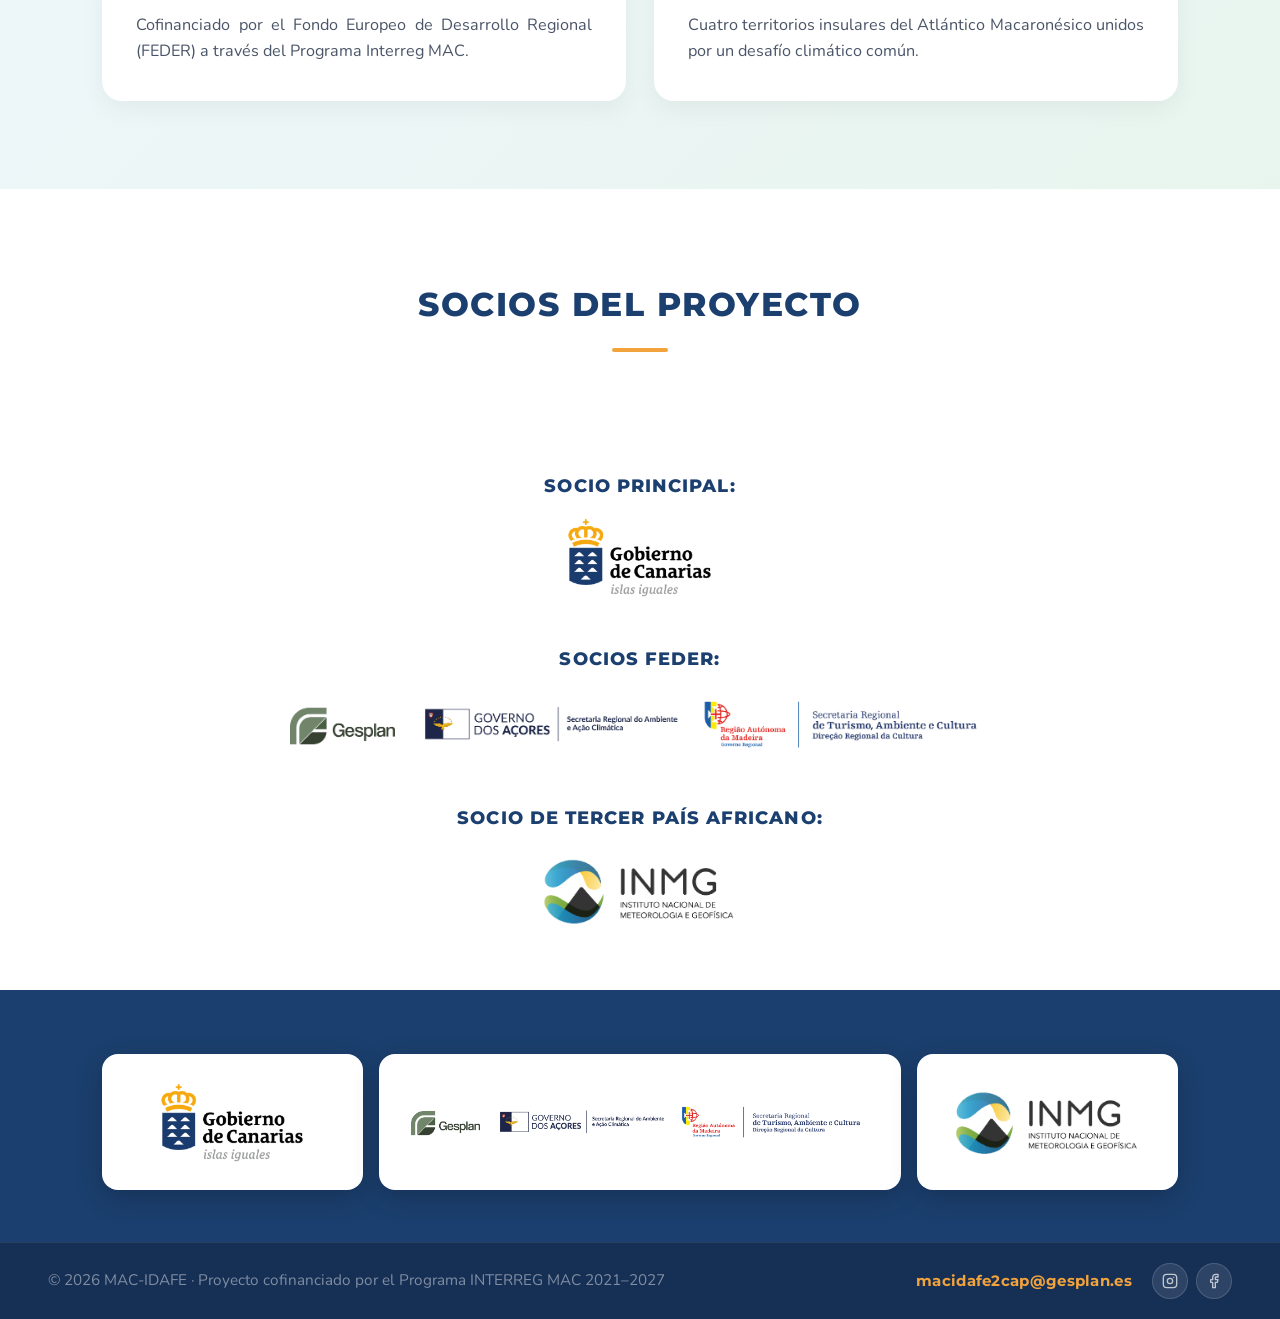
<file: transparencia.html>
<!DOCTYPE html>
<html lang="es">
<head>
  <meta charset="UTF-8" />
  <meta name="viewport" content="width=device-width, initial-scale=1.0"/>
  <title>MAC‑IDAFE | Transparencia</title>
  <meta name="description" content="Transparencia del proyecto MAC-IDAFE: presupuesto, duración, documentación y seguimiento del programa INTERREG MAC 2021–2027."/>
  <meta name="robots" content="index, follow"/>
  <link rel="icon" type="image/png" href="favicon.png"/>
  <link href="https://fonts.googleapis.com/css2?family=Nunito:wght@400;600;700;800;900&family=Montserrat:wght@400;600;700;800&display=swap" rel="stylesheet"/>
  <link rel="stylesheet" href="shared2.css"/>
  <link rel="stylesheet" href="transparencia.css"/>
</head>
<body class="page-transparencia">

<header>
  <a href="index.html" class="logo"><img src="macidafe_sinclaim.png" alt="Logo MAC-IDAFE"></a>
  <button class="nav-toggle" id="nav-toggle" aria-label="Menú"><span></span><span></span><span></span></button>
  <nav>
    <a href="index.html" data-i18n="nav.inicio">INICIO</a>
    <a href="conoce.html" data-i18n="nav.conoce">CONOCE EL PROYECTO</a>
    <a href="actualidad.html" data-i18n="nav.actualidad">ACTUALIDAD</a>
    <a href="transparencia.html" class="active" data-i18n="nav.transparencia">TRANSPARENCIA</a>
    <a href="contacto.html" data-i18n="nav.contacto">CONTACTO</a>
    <a href="acceso-privado.html" class="nav-acceso" data-i18n="nav.acceso">ACCESO PRIVADO</a>

    <div class="lang-switcher">
      <button class="lang-opt active" data-lang="es" onclick="setLang('es')"><span class="flag"><svg width="28px" height="20" viewBox="0 0 28 20" style="border-radius:3px;display:block;"><rect width="28" height="20" fill="#c60b1e"/><rect y="5" width="28" height="10" fill="#f1bf00"/></svg></span><span class="code">ES</span></button>
      <button class="lang-opt" data-lang="pt" onclick="setLang('pt')"><span class="flag"><svg width="28" height="20" viewBox="0 0 28 20" style="border-radius:3px;display:block;"><rect width="28" height="20" fill="#d62828"/><rect width="11" height="20" fill="#006600"/><circle cx="11" cy="10" r="4" fill="#f1bf00" stroke="#006600" stroke-width=".5"/><circle cx="11" cy="10" r="2.5" fill="#fff" stroke="#d62828" stroke-width=".5"/></svg></span><span class="code">PT</span></button>
    </div>
  </nav>
</header>

<div class="page-hero">
  <img class="page-hero-banner" src="portadas-03.jpg" alt=""/>
  <p class="page-hero-label" data-i18n="trans.hero.label">Información del proyecto</p>
  <h1 data-i18n="trans.hero.h1">Transparencia</h1>
  <p data-i18n="trans.hero.p">La cooperación entre islas multiplica el impacto local. La educación se convierte en herramienta de resiliencia.</p>
</div>

<section id="datos">
  <h2 class="section-title reveal" data-i18n="trans.datos.title">Datos del Proyecto</h2>
  <div class="datos-grid">
    <div class="dato-card blue reveal"><div class="dato-icon"><img src="pictos-20.png" alt="" style="width:75px;height:75px;object-fit:contain;"></div><div class="dato-val" data-i18n="trans.d1.val">24 meses</div><div class="dato-label" data-i18n="trans.d1.label">Duración del proyecto</div><div class="dato-sub" data-i18n="trans.d1.sub">17 oct. 2025 — 17 oct. 2027</div></div>
    <div class="dato-card orange reveal"><div class="dato-icon"><img src="pictos-14.png" alt="" style="width:75px;height:75px;object-fit:contain;"></div><div class="dato-val" data-i18n="trans.d2.val">600.174 €</div><div class="dato-label" data-i18n="trans.d2.label">Presupuesto total</div><div class="dato-sub" data-i18n="trans.d2.sub">600.174,32 € aprobados</div></div>
    <div class="dato-card teal reveal"><div class="dato-icon"><img src="pictos-18.png" alt="" style="width:75px;height:75px;object-fit:contain;"></div><div class="dato-val" data-i18n="trans.d3.val">Etapa 1</div><div class="dato-label" data-i18n="trans.d3.label">Etapa actual</div><div class="dato-sub" data-i18n="trans.d3.sub">En curso: Comprender</div></div>
    <div class="dato-card green reveal"><div class="dato-icon"><img src="pictos-13.png" alt="" style="width:75px;height:75px;object-fit:contain;"></div><div class="dato-val" data-i18n="trans.d4.val">4</div><div class="dato-label" data-i18n="trans.d4.label">Territorios participantes</div><div class="dato-sub" data-i18n="trans.d4.sub">Canarias · Azores · Madeira · Cabo Verde</div></div>
  </div>
</section>

<section id="etapa-actual">
  <div class="etapa-actual-wrap">
    <div class="etapa-badge reveal">
      <div class="etapa-badge-num">1</div>
      <div class="etapa-badge-label" data-i18n="trans.badge.label">COMPRENDER</div>
      <div class="etapa-badge-sub" data-i18n="trans.badge.sub">Etapa en curso</div>
    </div>
    <div class="etapa-actual-info reveal">
      <h3 data-i18n="trans.info.h3">Analizando las realidades del territorio</h3>
      <p data-i18n="trans.info.p">Cada territorio, en cooperación, analiza sus necesidades para integrar el cambio climático en los itinerarios educativos. Esta primera etapa sienta las bases de los materiales y herramientas que se desarrollarán a continuación.</p>
      <div class="etapa-fechas">
        <div class="etapa-fecha-chip"><span class="chip-label" data-i18n="trans.chip1.label">Inicio</span><span class="chip-val" data-i18n="trans.chip1.val">17 sept. 2025</span></div>
        <div class="etapa-fecha-chip"><span class="chip-label" data-i18n="trans.chip2.label">Fin previsto</span><span class="chip-val" data-i18n="trans.chip2.val">16 abr. 2026</span></div>
      </div>
    </div>
  </div>
  <div class="etapas-progress reveal">
    <div class="prog-item active"><div class="prog-dot">1</div><div><div class="prog-label" data-i18n="trans.prog1.label">Comprender</div><div class="prog-dates" data-i18n="trans.prog1.dates">sep 2025 – abr 2026</div></div></div>
    <div class="prog-item"><div class="prog-dot">2</div><div><div class="prog-label" data-i18n="trans.prog2.label">Adaptar</div><div class="prog-dates" data-i18n="trans.prog2.dates">abr 2026 – oct 2026</div></div></div>
    <div class="prog-item"><div class="prog-dot">3</div><div><div class="prog-label" data-i18n="trans.prog3.label">Implementar</div><div class="prog-dates" data-i18n="trans.prog3.dates">oct 2026 – oct 2027</div></div></div>
  </div>
</section>

<section id="indicadores">
  <h2 class="section-title reveal" data-i18n="trans.ind.title">Indicadores de Seguimiento</h2>
  <p class="indicadores-intro reveal" data-i18n="trans.ind.intro">Seguimiento del avance del proyecto en tiempo real. Los datos se actualizan a medida que el proyecto avanza.</p>
  <div class="indicadores-grid">
    <div class="ind-card reveal"><div class="ind-top"><span class="ind-title" data-i18n="trans.ind1.title">Centros educativos</span><span class="ind-meta" data-i18n="trans.ind.objetivo">objetivo</span></div><div class="ind-vals"><span class="ind-current">0</span><span class="ind-sep">/</span><span class="ind-total">30</span></div><div class="ind-bar-wrap"><div class="ind-bar" data-pct="0"></div></div></div>
    <div class="ind-card reveal"><div class="ind-top"><span class="ind-title" data-i18n="trans.ind2.title">Alumnos y alumnas</span><span class="ind-meta" data-i18n="trans.ind.objetivo">objetivo</span></div><div class="ind-vals"><span class="ind-current">0</span><span class="ind-sep">/</span><span class="ind-total">2.500</span></div><div class="ind-bar-wrap"><div class="ind-bar" data-pct="0"></div></div></div>
    <div class="ind-card reveal"><div class="ind-top"><span class="ind-title" data-i18n="trans.ind3.title">Docentes formados</span><span class="ind-meta" data-i18n="trans.ind.objetivo">objetivo</span></div><div class="ind-vals"><span class="ind-current">0</span><span class="ind-sep">/</span><span class="ind-total">150</span></div><div class="ind-bar-wrap"><div class="ind-bar" data-pct="0"></div></div></div>
    <div class="ind-card reveal"><div class="ind-top"><span class="ind-title" data-i18n="trans.ind4.title">Materiales educativos</span><span class="ind-meta" data-i18n="trans.ind.objetivo">objetivo</span></div><div class="ind-vals"><span class="ind-current">0</span><span class="ind-sep">/</span><span class="ind-total">30</span></div><div class="ind-bar-wrap"><div class="ind-bar" data-pct="0"></div></div></div>
    <div class="ind-card reveal"><div class="ind-top"><span class="ind-title" data-i18n="trans.ind5.title">Reuniones mantenidas</span><span class="ind-meta" data-i18n="trans.ind.acumulado">acumulado</span></div><div class="ind-vals"><span class="ind-current">1</span></div><div class="ind-bar-wrap"><div class="ind-bar" data-pct="0"></div></div></div>
    <div class="ind-card reveal"><div class="ind-top"><span class="ind-title" data-i18n="trans.ind6.title">Visitas presenciales</span><span class="ind-meta" data-i18n="trans.ind.acumulado">acumulado</span></div><div class="ind-vals"><span class="ind-current">1</span></div><div class="ind-bar-wrap"><div class="ind-bar" data-pct="0"></div></div></div>
  </div>
</section>

<section id="programa">
  <h2 class="section-title reveal" data-i18n="trans.prog.title">Programa e Información Oficial</h2>
  <div class="programa-wrap">
    <div class="prog-card reveal"><div class="prog-card-icon"><img src="picto_22.png" alt="" style="width:90px;height:90px;object-fit:contain;"></div><h3 data-i18n="trans.pc1.h3">Programa</h3><p data-i18n="trans.pc1.p">Interreg MAC 2021–2027</p><p class="prog-sub" data-i18n="trans.pc1.sub">Programa de Cooperación Territorial Interreg VI-D Madeira-Azores-Canarias (MAC) 2021–2027 — II Convocatoria de Capitalización</p></div>
    <div class="prog-card reveal"><div class="prog-card-icon"><img src="pictos-20.png" alt="" style="width:90px;height:90px;object-fit:contain;"></div><h3 data-i18n="trans.pc2.h3">Duración</h3><p data-i18n="trans.pc2.p">17 octubre 2025 — 17 octubre 2027</p><p class="prog-sub" data-i18n="trans.pc2.sub">24 meses de ejecución repartidos en tres etapas: Comprender, Adaptar e Implementar.</p></div>
    <div class="prog-card reveal"><div class="prog-card-icon"><img src="pictos-14.png" alt="" style="width:90px;height:90px;object-fit:contain;"></div><h3 data-i18n="trans.pc3.h3">Presupuesto total aprobado</h3><p data-i18n="trans.pc3.p">600.174,32 €</p><p class="prog-sub" data-i18n="trans.pc3.sub">Cofinanciado por el Fondo Europeo de Desarrollo Regional (FEDER) a través del Programa Interreg MAC.</p></div>
    <div class="prog-card reveal"><div class="prog-card-icon"><img src="pictos-13.png" alt="" style="width:90px;height:90px;object-fit:contain;"></div><h3 data-i18n="trans.pc4.h3">Territorios</h3><p data-i18n="trans.pc4.p">Canarias · Azores · Madeira · Cabo Verde</p><p class="prog-sub" data-i18n="trans.pc4.sub">Cuatro territorios insulares del Atlántico Macaronésico unidos por un desafío climático común.</p></div>
  </div>
</section>

<!-- ══ DESCARGABLES (12-ago-2026) ═════════════════════════════════════════════
     "Documentos oficiales descargables: estrategias, planes, normativa,
     memorias." Va aquí, dentro de Transparencia, y no como página nueva: el
     menú ya lleva cinco entradas más Acceso Privado, y unos documentos
     oficiales son justo lo que se espera encontrar en esta página.
     Los sube el propio cliente desde el CMS (colección "Descargables") y
     aparecen solos, igual que las noticias. Si no hay ninguno, la sección
     entera NO se pinta — así no queda un apartado vacío en la web. ═══════ -->
<section id="descargables" hidden>
  <h2 class="section-title reveal" data-i18n="trans.desc.title">Descargables</h2>
  <p class="desc-intro reveal" data-i18n="trans.desc.intro">Documentos oficiales descargables: estrategias, planes, normativa y memorias.</p>
  <div class="desc-filtros" id="descFiltros"></div>
  <div class="desc-grid" id="descGrid"></div>
</section>

<section id="socios" style="padding-bottom:60px;">
  <h2 class="section-title reveal" data-i18n="index.socios.title">Socios del Proyecto</h2>

  <div style="display:flex;flex-direction:column;align-items:center;gap:48px;padding:40px 24px 0;">

    <div style="display:flex;flex-direction:column;align-items:center;gap:16px;text-align:center;">
      <p class="socio-label" data-i18n="socios.principal">SOCIO PRINCIPAL:</p>
      <a href="https://www.gobiernodecanarias.org/" target="_blank" rel="noopener" aria-label="Gobierno de Canarias (abre en una pestaña nueva)"><img src="gobcan.png" alt="Gobierno de Canarias" style="height:80px;"/></a>
    </div>

    <div style="display:flex;flex-direction:column;align-items:center;gap:16px;text-align:center;">
      <p class="socio-label" data-i18n="socios.feder">SOCIOS FEDER:</p>
      <span class="feder-ristra" style="max-width:700px;width:100%;">
            <a class="f-gesplan" href="https://www.gesplan.es/" target="_blank" rel="noopener" aria-label="Gesplan (abre en una pestaña nueva)"><img src="feder-gesplan.png" alt="Gesplan"/></a>
            <a class="f-azores" href="https://portal.azores.gov.pt/web/sraac" target="_blank" rel="noopener" aria-label="Governo dos Açores · Secretaria Regional do Ambiente e Ação Climática (abre en una pestaña nueva)"><img src="feder-azores.png" alt="Governo dos Açores · Secretaria Regional do Ambiente e Ação Climática"/></a>
            <a class="f-madeira" href="https://www.madeira.gov.pt/dram" target="_blank" rel="noopener" aria-label="Região Autónoma da Madeira · Direção Regional da Cultura (abre en una pestaña nueva)"><img src="feder-madeira.png" alt="Região Autónoma da Madeira · Direção Regional da Cultura"/></a>
          </span>
    </div>

    <div style="display:flex;flex-direction:column;align-items:center;gap:16px;text-align:center;">
      <p class="socio-label" data-i18n="socios.africano">SOCIO DE TERCER PAÍS AFRICANO:</p>
      <a href="https://www.inmg.gov.cv/" target="_blank" rel="noopener" aria-label="INMG · Instituto Nacional de Meteorologia e Geofísica (abre en una pestaña nueva)"><img src="inmg.png" alt="INMG" style="height:80px;"/></a>
    </div>

  </div>
</section>

<div class="socios-section">
  <div class="socios-grid" style="flex-direction:row;align-items:stretch;">
    <div class="socio-col" style="flex:1;">
      <div class="socio-col-box" style="min-height:130px;padding:28px 32px;"><a href="https://www.gobiernodecanarias.org/" target="_blank" rel="noopener" aria-label="Gobierno de Canarias (abre en una pestaña nueva)"><img src="gobcan.png" alt="Gobierno de Canarias" style="height:80px;"/></a></div>
    </div>
    <div class="socio-col" style="flex:2;">
      <div class="socio-col-box" style="min-height:130px;padding:28px 32px;"><span class="feder-ristra" style="width:100%;">
            <a class="f-gesplan" href="https://www.gesplan.es/" target="_blank" rel="noopener" aria-label="Gesplan (abre en una pestaña nueva)"><img src="feder-gesplan.png" alt="Gesplan"/></a>
            <a class="f-azores" href="https://portal.azores.gov.pt/web/sraac" target="_blank" rel="noopener" aria-label="Governo dos Açores · Secretaria Regional do Ambiente e Ação Climática (abre en una pestaña nueva)"><img src="feder-azores.png" alt="Governo dos Açores · Secretaria Regional do Ambiente e Ação Climática"/></a>
            <a class="f-madeira" href="https://www.madeira.gov.pt/dram" target="_blank" rel="noopener" aria-label="Região Autónoma da Madeira · Direção Regional da Cultura (abre en una pestaña nueva)"><img src="feder-madeira.png" alt="Região Autónoma da Madeira · Direção Regional da Cultura"/></a>
          </span></div>
    </div>
    <div class="socio-col" style="flex:1;">
      <div class="socio-col-box" style="min-height:130px;padding:28px 32px;"><a href="https://www.inmg.gov.cv/" target="_blank" rel="noopener" aria-label="INMG · Instituto Nacional de Meteorologia e Geofísica (abre en una pestaña nueva)"><img src="inmg.png" alt="INMG" style="height:80px;"/></a></div>
    </div>
  </div>
</div>

<footer>
  <div class="footer-bottom">
    <span data-i18n="footer">© 2026 MAC‑IDAFE · Proyecto cofinanciado por el Programa INTERREG MAC 2021–2027</span>
    <div class="footer-right">
      <a href="mailto:macidafe2cap@gesplan.es" class="footer-email">macidafe2cap@gesplan.es</a>
      <div class="footer-social">
        <a href="https://www.instagram.com/mac_idafe/" target="_blank" rel="noopener" class="footer-social-btn" aria-label="Instagram">
          <svg viewBox="0 0 24 24" fill="none" stroke="currentColor" stroke-width="2" stroke-linecap="round" stroke-linejoin="round"><rect x="2" y="2" width="20" height="20" rx="5"/><circle cx="12" cy="12" r="4"/><circle cx="17.5" cy="6.5" r="1" fill="currentColor" stroke="none"/></svg>
        </a>
        <a href="https://www.facebook.com/people/MAC-IDAFE/61565117734084/" target="_blank" rel="noopener" class="footer-social-btn" aria-label="Facebook">
          <svg viewBox="0 0 24 24" fill="none" stroke="currentColor" stroke-width="2" stroke-linecap="round" stroke-linejoin="round"><path d="M18 2h-3a5 5 0 0 0-5 5v3H7v4h3v8h4v-8h3l1-4h-4V7a1 1 0 0 1 1-1h3z"/></svg>
        </a>
      </div>
    </div>
  </div>
</footer>

<script>
  const header = document.querySelector('header');
  window.addEventListener('scroll', () => { header.style.boxShadow = window.scrollY > 10 ? '0 4px 22px rgba(0,0,0,.15)' : '0 2px 10px rgba(0,0,0,.10)'; }, { passive: true });
  const revealEls = document.querySelectorAll('.reveal, .reveal-left, .reveal-right');
  const io = new IntersectionObserver((entries) => {
    entries.forEach(entry => {
      if (!entry.isIntersecting) return;
      const sibs = Array.from(entry.target.parentElement.children).filter(el => el.classList.contains('reveal') || el.classList.contains('reveal-left') || el.classList.contains('reveal-right'));
      entry.target.style.transitionDelay = (sibs.indexOf(entry.target) * 0.1) + 's';
      entry.target.classList.add('visible'); io.unobserve(entry.target);
    });
  }, { threshold: 0 });
  revealEls.forEach(el => io.observe(el));

  const barObs = new IntersectionObserver((entries) => {
    entries.forEach(entry => {
      if (!entry.isIntersecting) return;
      const bar = entry.target.querySelector('.ind-bar');
      if (bar) setTimeout(() => { bar.style.width = bar.dataset.pct + '%'; }, 300);
      barObs.unobserve(entry.target);
    });
  }, { threshold: 0.3 });
  document.querySelectorAll('.ind-card').forEach(c => barObs.observe(c));

  (function() {
    const toggle = document.getElementById('nav-toggle');
    const nav = document.querySelector('nav');
    if (!toggle || !nav) return;
    toggle.addEventListener('click', () => { const open = nav.classList.toggle('open'); toggle.classList.toggle('open', open); document.body.style.overflow = open ? 'hidden' : ''; });
    nav.querySelectorAll('a').forEach(a => a.addEventListener('click', () => { nav.classList.remove('open'); toggle.classList.remove('open'); document.body.style.overflow = ''; }));
    document.addEventListener('click', e => { if (nav.classList.contains('open') && !nav.contains(e.target) && !toggle.contains(e.target)) { nav.classList.remove('open'); toggle.classList.remove('open'); document.body.style.overflow = ''; } });
  })();
  setTimeout(() => { document.querySelectorAll('.reveal, .reveal-left, .reveal-right').forEach(el => { if (!el.classList.contains('visible')) el.classList.add('visible'); }); }, 800);
</script>

<script src="lang.js"></script>
<script id="descargables-js">
/* ══ DESCARGABLES ═══════════════════════════════════════════════════════════
   Lee la colección "descargables" del CMS por la API de GitHub, igual que
   actualidad.html hace con las noticias: mismo repo, misma rama y el mismo
   patrón de un archivo por idioma (nombre.es.md / nombre.pt.md).
   Si no hay ni un documento, la sección se queda oculta. ═════════════════ */
(async function cargarDescargables(){
  const REPO   = 'AlejandroGalvez022/MACV7';
  const BRANCH = 'main';
  const FOLDER = '_descargables';
  const API    = `https://api.github.com/repos/${REPO}/contents/${FOLDER}?ref=${BRANCH}`;

  const seccion = document.getElementById('descargables');
  const grid    = document.getElementById('descGrid');
  const filtros = document.getElementById('descFiltros');
  if(!seccion || !grid) return;

  const CATS = ['estrategias','planes','normativa','memorias'];
  const ETIQ = {
    es: { estrategias:'Estrategias', planes:'Planes', normativa:'Normativa', memorias:'Memorias',
          todos:'Todos', descargar:'Descargar', vacio:'Todavía no hay documentos publicados.' },
    pt: { estrategias:'Estratégias', planes:'Planos', normativa:'Legislação', memorias:'Relatórios',
          todos:'Todos', descargar:'Descarregar', vacio:'Ainda não há documentos publicados.' }
  };
  const idioma = () => (typeof getLang === 'function' ? getLang() : localStorage.getItem('macidafe-lang')) || 'es';
  const T = (k) => (ETIQ[idioma()] || ETIQ.es)[k] || k;

  /* el mismo lector de YAML sencillo que usa actualidad.html */
  function frontmatter(texto){
    const m = texto.match(/^---\s*\n([\s\S]*?)\n---/);
    if(!m) return {};
    const fm = {};
    m[1].split('\n').forEach(function(linea){
      const i = linea.indexOf(':');
      if(i < 1) return;
      const k = linea.slice(0, i).trim();
      let v = linea.slice(i + 1).trim();
      if((v.startsWith('"') && v.endsWith('"')) || (v.startsWith("'") && v.endsWith("'"))) v = v.slice(1, -1);
      fm[k] = v;
    });
    return fm;
  }

  /* La fecha de esta colección va en ISO (YYYY-MM-DD) a propósito, así que
     aquí no hay nombres de mes que puedan venir en otro idioma. */
  function fechaLegible(iso, lang){
    const m = String(iso || '').match(/^(\d{4})-(\d{2})-(\d{2})/);
    if(!m) return '';
    const d = new Date(+m[1], +m[2]-1, +m[3]);
    if(isNaN(d)) return '';
    return d.toLocaleDateString(lang === 'pt' ? 'pt-PT' : 'es-ES', { day:'numeric', month:'long', year:'numeric' });
  }

  function extension(ruta){
    const m = String(ruta || '').match(/\.([a-z0-9]+)(?:\?|$)/i);
    return m ? m[1].toUpperCase() : 'DOC';
  }
  function pesoLegible(bytes){
    if(!bytes || isNaN(bytes)) return '';
    const mb = bytes / 1048576;
    if(mb >= 1) return mb.toFixed(1).replace('.', ',') + ' MB';
    return Math.max(1, Math.round(bytes / 1024)) + ' KB';
  }

  let docs = [];
  try {
    const res = await fetch(API);
    if(!res.ok) return;                    /* carpeta aún sin crear: nada que enseñar */
    const files = (await res.json()).filter(f => /\.(es|pt)\.md$/.test(f.name));
    if(!files.length) return;

    const grupos = {};
    files.forEach(function(f){
      const m = f.name.match(/^(.*)\.(es|pt)\.md$/);
      if(m) (grupos[m[1]] = grupos[m[1]] || {})[m[2]] = f;
    });

    await Promise.all(Object.keys(grupos).map(async function(base){
      const g = grupos[base];
      const doc = { base: base };
      for(const loc of ['es','pt']){
        if(!g[loc]) continue;
        doc[loc] = frontmatter(await fetch(g[loc].download_url).then(r => r.text()));
      }
      const bl = doc.es || doc.pt;
      if(bl && bl.titulo && bl.archivo) { doc.fm = bl; docs.push(doc); }
    }));
  } catch(e){ return; }

  if(!docs.length) return;

  /* más reciente arriba. Aquí SÍ se ordena por la fecha del documento (no por
     el nombre del archivo), que es lo que la persona que lo sube espera. */
  docs.sort((a,b) => String(b.fm.fecha || '').localeCompare(String(a.fm.fecha || '')));

  /* el peso real de cada archivo, si el servidor lo dice. Es un extra: si falla
     (o se abre la web en local por file://), simplemente no se enseña. */
  await Promise.all(docs.map(async function(d){
    try {
      const r = await fetch(d.fm.archivo, { method:'HEAD' });
      const L = r.headers.get('content-length');
      if(L) d.peso = pesoLegible(+L);
    } catch(e){ /* sin peso y ya está */ }
  }));

  let filtroActivo = 'todos';

  function pinta(){
    const lang = idioma();
    const lista = docs.filter(d => filtroActivo === 'todos' || (d.fm.categoria || '') === filtroActivo);

    grid.innerHTML = lista.map(function(d){
      const loc  = d[lang] || d.es || d.pt;
      const tit  = (loc && loc.titulo) || d.fm.titulo || '';
      const des  = (loc && loc.descripcion) || '';
      const cat  = d.fm.categoria || '';
      const ext  = extension(d.fm.archivo);
      const meta = [ext, d.peso, fechaLegible(d.fm.fecha, lang)].filter(Boolean).join(' · ');
      return '<a class="desc-card" href="' + d.fm.archivo + '" download target="_blank" rel="noopener">' +
               '<span class="desc-ext" data-ext="' + ext + '">' + ext + '</span>' +
               '<span class="desc-cuerpo">' +
                 (cat ? '<span class="desc-cat desc-cat--' + cat + '">' + T(cat) + '</span>' : '') +
                 '<span class="desc-tit">' + tit + '</span>' +
                 (des ? '<span class="desc-des">' + des + '</span>' : '') +
                 '<span class="desc-meta">' + meta + '</span>' +
               '</span>' +
               '<span class="desc-flecha" aria-hidden="true">' +
                 '<svg viewBox="0 0 24 24" fill="none" stroke="currentColor" stroke-width="2" stroke-linecap="round" stroke-linejoin="round"><path d="M21 15v4a2 2 0 0 1-2 2H5a2 2 0 0 1-2-2v-4"/><polyline points="7 10 12 15 17 10"/><line x1="12" y1="15" x2="12" y2="3"/></svg>' +
               '</span>' +
               '<span class="sr-only">' + T('descargar') + '</span>' +
             '</a>';
    }).join('');

    /* sólo se enseñan las categorías que de verdad tienen algún documento */
    const usadas = CATS.filter(c => docs.some(d => (d.fm.categoria || '') === c));
    filtros.innerHTML = (usadas.length > 1 ? ['todos'].concat(usadas) : []).map(function(c){
      return '<button type="button" class="desc-filtro' + (c === filtroActivo ? ' activo' : '') + '" data-cat="' + c + '">' + T(c) + '</button>';
    }).join('');
  }

  filtros.addEventListener('click', function(e){
    const b = e.target.closest('.desc-filtro');
    if(!b) return;
    filtroActivo = b.getAttribute('data-cat');
    pinta();
  });

  seccion.hidden = false;
  pinta();

  /* Al cambiar de idioma hay que repintar: los títulos y las descripciones
     tienen versión ES y PT, y las etiquetas de categoría también.
     ⚠ Se envuelve setLang en vez de escuchar los clics de las banderas: así
     funciona tanto al pulsar como si el idioma se cambia por código. Y este
     bloque va DESPUÉS de lang.js a propósito — puesto antes, setLang todavía
     no existe y el repintado no se llegaba a enganchar (comprobado: la
     cabecera cambiaba a portugués y los títulos de los documentos no). */
  if(typeof window.setLang === 'function'){
    const original = window.setLang;
    window.setLang = function(){
      const r = original.apply(this, arguments);
      setTimeout(pinta, 30);
      return r;
    };
  }
})();
</script>
</body>
</html>
</file>
<file: shared2.css>
/* ═══════════════════════════════════════════════════════
   MAC-IDAFE — shared.css
   ═══════════════════════════════════════════════════════ */

*, *::before, *::after { box-sizing: border-box; margin: 0; padding: 0; }


:root {
  --blue-dark:  #1b3f6e;
  --blue-mid:   #3176b1;
  --blue-light: #d6e6f5;
  --teal:       #2a8c72;
  --orange:     #f2a33c;
  --green-dark: #436b4b;
  --white:      #ffffff;
  --text-dark:  #1a1a2e;
  --text-mid:   #4a5568;
}

html { scroll-behavior: smooth; font-size: 18px; }

body {
  font-family: 'Nunito', sans-serif;
  color: var(--text-dark);
  background: #ffffff;
  overflow-x: hidden;
  font-size: 1rem;
  line-height: 1.65;
}

/* ══ TEXTO JUSTIFICADO GLOBAL ══ */
p, li, .tl-desc, .tl-lead, .intro-body-p, .intro-lede,
.card-excerpt, .modal-content p, .red-header p,
.red-sostenibilidad p, .obj-desc, .prog-sub,
.acceso-area-desc, .etapa-actual-info p {
  text-align: justify;
  hyphens: none;
  -webkit-hyphens: none;
  word-break: normal;
}

/* Excepciones: no justificar titulares, labels, botones, nav, centrados */
h1, h2, h3, h4, h5, h6,
.section-title, .page-hero h1, .page-hero h2,
nav a, .btn-news, .card-cta, .hero-btn-primary, .hero-btn-secondary,
.trans-val, .trans-label, .dato-val, .dato-label, .dato-sub,
.etapa-title, .tl-title, .tl-tag, .tl-dates,
.card-tag, .card-date, .card-title,
.footer-bottom span, .footer-email,
.filtro-btn, .lang-opt, .nav-acceso,
.intro-closing, .intro-cell-label, .cell-label, .cell-val,
.ind-title, .ind-meta, .chip-label, .chip-val,
.just-num, .prog-label, .prog-dates,
.red-card h4, .etapa-badge-label, .etapa-badge-sub,
.news-caption, .btn-submit, label,
.page-hero-label, .acceso-badge, .acceso-card h1 {
  text-align: unset;
  hyphens: none;
}

/* ══ KEYFRAMES ══ */
@keyframes fadeIn    { from { opacity:0; transform:translateY(-10px); } to { opacity:1; transform:translateY(0); } }
@keyframes slideUp   { from { opacity:0; transform:translateY(28px); }  to { opacity:1; transform:translateY(0); } }
@keyframes scaleIn   { from { opacity:0; transform:scale(1.05); filter:blur(2px); } to { opacity:1; transform:scale(1); filter:blur(0); } }
@keyframes heroReveal {
  0%   { opacity:0; transform:scale(1.04); filter:blur(6px) brightness(.85); }
  60%  { opacity:1; filter:blur(1px); }
  100% { opacity:1; transform:scale(1); filter:blur(0) brightness(1); }
}
@keyframes float {
  0%,100% { transform:translateY(0) scale(1.1) rotate(8deg); }
  50%      { transform:translateY(-7px) scale(1.1) rotate(8deg); }
}
@keyframes pulse {
  0%,100% { box-shadow: 0 0 0 6px rgba(242,163,60,.25); }
  50%      { box-shadow: 0 0 0 14px rgba(242,163,60,.08); }
}

/* ══ SCROLL REVEAL ══ */
.reveal {
  opacity:0; transform:translateY(42px) scale(0.95);
  transition: opacity .85s cubic-bezier(.25,1,.5,1), transform .85s cubic-bezier(.25,1,.5,1);
}
.reveal-left {
  opacity:0; transform:translateX(-52px) scale(0.95);
  transition: opacity .85s cubic-bezier(.25,1,.5,1), transform .85s cubic-bezier(.25,1,.5,1);
}
.reveal-right {
  opacity:0; transform:translateX(52px) scale(0.95);
  transition: opacity .85s cubic-bezier(.25,1,.5,1), transform .85s cubic-bezier(.25,1,.5,1);
}
.reveal.visible, .reveal-left.visible, .reveal-right.visible {
  opacity:1; transform:translate(0,0) scale(1);
}

/* ══ HEADER ══ */
header {
  position: sticky; top:0; z-index:100;
  background: var(--white);
  box-shadow: 0 2px 12px rgba(0,0,0,.10);
  padding: 0 32px;
  height: 72px;
  display: flex; align-items: center; justify-content: space-between;
  animation: fadeIn .8s cubic-bezier(.25,1,.5,1) both;
  transition: box-shadow .3s ease;
}
.logo img {
  width: 140px; height: auto; object-fit: contain;
  transition: transform .4s cubic-bezier(.175,.885,.32,1.275);
}
.logo:hover img { transform: scale(1.05); }

/* ══ NAV ══ */
nav { display: flex; gap: 2px; align-items: center; }
nav a {
  text-decoration: none;
  font-family: 'Montserrat', sans-serif;
  font-weight: 700; font-size: .85rem; letter-spacing: .4px;
  color: var(--blue-dark);
  padding: 8px 11px; border-radius: 6px;
  transition: background .3s ease, color .3s ease, transform .2s ease;
  position: relative; white-space: nowrap;
}
nav a::after {
  content: ''; position: absolute;
  bottom: 5px; left: 11px; right: 11px; height: 2px;
  background: var(--orange); transform: scaleX(0); transform-origin: right;
  transition: transform .4s cubic-bezier(.25,1,.5,1); border-radius: 2px;
}
nav a:not(.active):not(.nav-acceso):hover::after { transform: scaleX(1); transform-origin: left; }
nav a:hover, nav a.active { background: var(--blue-mid); color: var(--white); transform: translateY(-2px); }

/* Acceso privado — botón especial */
.nav-acceso {
  background: var(--blue-dark) !important;
  color: var(--white) !important;
  border-radius: 8px !important;
  padding: 8px 14px !important;
  font-size: .8rem !important;
  letter-spacing: .6px;
  margin-left: 6px;
  transition: background .3s ease, transform .2s ease !important;
}
.nav-acceso:hover { background: var(--orange) !important; transform: translateY(-2px) !important; }
.nav-acceso::after { display: none !important; }



/* ══ LANG SWITCHER ══ */
.lang-switcher {
  display: flex; background: #edf2f7; border-radius: 50px;
  padding: 4px; margin-left: 10px; gap: 4px;
  box-shadow: inset 0 1px 3px rgba(0,0,0,.08);
}
.lang-opt {
  width: 38px; height: 32px; border-radius: 50px; border: none;
  background: transparent; cursor: pointer;
  display: flex; align-items: center; justify-content: center;
  transition: all .3s cubic-bezier(.175,.885,.32,1.275); padding: 0;
}
.lang-opt .flag {
  display: flex; align-items: center; justify-content: center;
  border-radius: 4px; box-shadow: 0 1px 4px rgba(0,0,0,.2);
  overflow: hidden; transition: transform .3s cubic-bezier(.175,.885,.32,1.275); line-height: 0;
}
.lang-opt .code { display: none; }
.lang-opt.active { background: var(--blue-dark); box-shadow: 0 3px 10px rgba(27,63,110,.3); transform: scale(1.08); }
.lang-opt.active .flag { transform: scale(1.15); }
.lang-opt:not(.active):hover { background: var(--blue-light); }
.lang-opt:not(.active):hover .flag { transform: scale(1.1); }

/* ══ PAGE HERO ══ */
.page-hero {
  padding: 80px 8% 68px; text-align: center;
  position: relative; overflow: hidden;
  border-bottom: 5px solid var(--orange);
}
.page-hero-banner {
  position: absolute; inset: 0; width: 100%; height: 100%;
  object-fit: cover; object-position: center; pointer-events: none;
}
.page-hero-label,
.page-hero h1,
.page-hero h2,
.page-hero p { position: relative; z-index: 1; }

.page-hero-label {
  font-family: 'Montserrat', sans-serif;
  font-weight: 700; font-size: .82rem; letter-spacing: 3px; text-transform: uppercase;
  color: var(--blue-light); opacity: .9; margin-bottom: 16px; display: block;
}
.page-hero h1 {
  font-family: 'Montserrat', sans-serif;
  font-weight: 900; font-size: clamp(2.4rem, 5vw, 4rem);
  color: var(--white); line-height: 1.1; letter-spacing: -1px; margin-bottom: 16px;
}
.page-hero h2,
.page-hero p {
  font-family: 'Nunito', sans-serif;
  font-weight: 600; font-size: clamp(1.1rem, 2vw, 1.4rem);
  color: rgba(255,255,255,.82); max-width: 700px;
  margin: 0 auto; line-height: 1.65;
}

/* ══ SECTIONS ══ */
section { padding: 88px 8%; background: transparent; }

.section-title {
  font-family: 'Montserrat', sans-serif;
  font-weight: 800; font-size: 1.85rem; letter-spacing: 1.5px;
  color: var(--blue-dark); text-align: center;
  margin-bottom: 60px; text-transform: uppercase;
  display: block; width: 100%;
  position: relative; padding-bottom: 20px;
}
.section-title::after {
  content: ''; display: block; width: 56px; height: 4px; border-radius: 3px;
  background: var(--orange); margin: 16px auto 0;
}

/* ══ SOCIOS SECTION (antes del footer) ══ */
.socios-section {
  background: var(--blue-dark);
  padding: 64px 8% 52px;
}
.socios-section-title {
  font-family: 'Montserrat', sans-serif;
  font-weight: 900; font-size: 1.4rem; letter-spacing: 3px;
  text-transform: uppercase; color: rgba(255,255,255,.5);
  text-align: center;
  margin: 0 auto 52px;
  position: relative; padding-bottom: 18px;
}
.socios-section-title::after {
  content: ''; position: absolute; bottom: 0; left: 50%;
  transform: translateX(-50%);
  width: 40px; height: 2px; background: var(--orange); border-radius: 2px;
}
.socios-grid {
  display: flex;
  flex-direction: column;
  gap: 16px;
  max-width: 2500px; margin: 0 auto;
}
.socio-col {
  display: flex; flex-direction: column; gap: 0; align-items: stretch;
}
.socio-col-label {
  font-family: 'Montserrat', sans-serif;
  font-weight: 800; font-size: .72rem; letter-spacing: 2px;
  text-transform: uppercase; color: var(--white);
  background: rgba(255,255,255,.08);
  border: 1px solid rgba(255,255,255,.15);
  border-radius: 6px; padding: 7px 16px;
  width: 100%; text-align: center;
}
.socio-col-box {
  background: var(--white); border-radius: 16px;
  padding: 28px 32px; width: 100%;
  display: flex; align-items: center; justify-content: center;
  flex: 1; min-height: 130px;
  box-shadow: 0 8px 28px rgba(0,0,0,.2);
  transition: transform .3s cubic-bezier(.175,.885,.32,1.275), box-shadow .3s ease;
}
.socio-col:hover .socio-col-box { transform: translateY(-5px); box-shadow: 0 16px 40px rgba(0,0,0,.3); }
.socio-col-box img { height: 80px; width: auto; max-width: 100%; object-fit: contain; display: block; }

/* Caja central más grande */
.socio-col:nth-child(2) .socio-col-box {
  min-height: 180px;
  padding: 32px 40px;
}
.socio-col:nth-child(2) .socio-col-box img { height: 120px; }

/* ══ FOOTER ══ */
footer {
  background: #162f55;
  border-top: 1px solid rgba(255,255,255,.08);
  color: rgba(255,255,255,.65);
  text-align: center; padding: 20px 48px;
  font-size: 1rem;
}
.footer-bottom {
  display: flex; align-items: center; justify-content: space-between;
  flex-wrap: wrap; gap: 12px;
}
.footer-bottom span { font-size: .85rem; color: rgba(255,255,255,.45); }
.footer-email {
  font-family: 'Montserrat', sans-serif;
  font-size: .85rem; font-weight: 700;
  color: var(--orange); text-decoration: none;
  letter-spacing: .3px; transition: color .3s ease;
}
.footer-email:hover { color: #fff; text-decoration: underline; }
.footer-right {
  display: flex; align-items: center; gap: 20px;
}
.footer-social {
  display: flex; align-items: center; gap: 8px;
}
.footer-social-btn {
  width: 36px; height: 36px; border-radius: 50%;
  background: rgba(255,255,255,.1);
  border: 1px solid rgba(255,255,255,.15);
  display: flex; align-items: center; justify-content: center;
  color: rgba(255,255,255,.7); text-decoration: none;
  transition: background .3s ease, color .3s ease, transform .3s ease;
}
.footer-social-btn:hover {
  background: var(--orange);
  border-color: var(--orange);
  color: #fff;
  transform: translateY(-3px);
}
.footer-social-btn svg { width: 16px; height: 16px; }

/* Keep old classes for backward compat */
.footer-logos { display: none; }
.footer-socios-title { display: none; }

/* ══ HAMBURGER ══ */
.nav-toggle {
  display: none; flex-direction: column; justify-content: center; align-items: center;
  gap: 5px; width: 44px; height: 44px;
  background: var(--blue-dark); border: none; cursor: pointer;
  border-radius: 10px; padding: 8px;
  transition: background .3s ease, transform .2s ease;
  z-index: 202; flex-shrink: 0;
}
.nav-toggle:hover { background: var(--blue-mid); transform: scale(1.05); }
.nav-toggle span {
  display: block; width: 22px; height: 2px;
  background: #fff; border-radius: 2px;
  transition: transform .35s ease, opacity .25s ease, width .25s ease;
  transform-origin: center;
}
.nav-toggle.open span:nth-child(1) { transform: translateY(7px) rotate(45deg); }
.nav-toggle.open span:nth-child(2) { opacity: 0; width: 0; }
.nav-toggle.open span:nth-child(3) { transform: translateY(-7px) rotate(-45deg); }

/* ══ NAV LINK COLORS ══ */
nav a[href*="conoce"]:hover         { background: var(--green-dark) !important; color: #fff !important; }
nav a[href*="actualidad"]:hover     { background: var(--orange)     !important; color: #fff !important; }
nav a[href*="transparencia"]:hover  { background: var(--blue-mid)   !important; color: #fff !important; }
nav a[href*="conoce"].active        { background: var(--green-dark) !important; color: #fff !important; }
nav a[href*="actualidad"].active    { background: var(--orange)     !important; color: #fff !important; }
nav a[href*="transparencia"].active { background: var(--blue-mid)   !important; color: #fff !important; }
nav a[href*="contacto"]:hover,
nav a[href*="contacto"].active      { background: var(--teal) !important; color: #fff !important; }

/* ══ TABLET ══ */
@media (max-width: 1024px) {
  header { padding: 0 20px; }
  nav a { font-size: .78rem; padding: 7px 9px; }
  section { padding: 72px 6%; }
}

/* ══ MOBILE 768px ══ */
@media (max-width: 768px) {
  html { font-size: 16px; overflow-x: hidden; }

  header {
    height: auto; min-height: 62px; padding: 10px 16px;
    flex-wrap: wrap; justify-content: space-between; align-items: center;
    position: sticky; top: 0; z-index: 200;
  }
  .logo img { width: 110px; height: auto; }
  .nav-toggle { display: flex; }

  nav {
    position: fixed; top: 0; left: 0; right: 0; bottom: 0;
    width: 100vw; height: 100dvh;
    background: var(--white); flex-direction: column;
    align-items: flex-start; justify-content: flex-start;
    gap: 6px; padding: 90px 20px 60px;
    transform: translateX(100%);
    visibility: hidden;
    transition: transform .4s cubic-bezier(.25,1,.5,1), visibility 0s linear .4s;
    z-index: 199; overflow-y: auto; overflow-x: hidden;
    border-left: 4px solid var(--orange);
    box-shadow: -8px 0 32px rgba(0,0,0,.15);
  }
  nav.open { transform: translateX(0); visibility: visible; transition: transform .4s cubic-bezier(.25,1,.5,1), visibility 0s linear 0s; }
  nav a {
    padding: 14px 18px; font-size: 1.05rem; letter-spacing: .3px;
    border-radius: 12px; width: 100%; text-align: left; color: var(--blue-dark);
  }
  nav a:hover, nav a.active { transform: none; }
  nav a::after { display: none; }
  .nav-acceso { margin-left: 0 !important; width: 100%; text-align: left; }
  .nav-social { margin-left: 0; margin-top: 10px; padding-top: 14px; border-top: 1px solid #edf2f7; width: 100%; }
  .nav-social-btn { width: 44px; height: 44px; }

  .lang-switcher {
    margin-left: 0; margin-top: 20px;
    border-top: 1px solid #edf2f7; padding: 20px 0 0;
    width: 100%; background: transparent; box-shadow: none; gap: 10px;
  }
  .lang-opt { width: 52px; height: 44px; background: #f0f4f8; }
  .lang-opt.active { background: var(--blue-dark); }

  .page-hero { padding: 48px 5% 40px; }
  .page-hero h1 { font-size: clamp(1.8rem, 7vw, 2.6rem); }
  .page-hero h2, .page-hero p { font-size: 1rem; }
  .page-hero-label { font-size: .72rem; letter-spacing: 2px; }

  section { padding: 52px 5%; }
  .section-title { font-size: 1.35rem; margin-bottom: 36px; letter-spacing: .6px; }

  footer { padding: 36px 16px 20px; font-size: .9rem; }
  .footer-logos { gap: 20px; }
  .footer-logo-box { padding: 10px 18px; min-height: 80px; }
  .footer-logos img { height: 50px; }
  .footer-socios-title { font-size: 1.15rem; margin-bottom: 28px; }
  .footer-bottom { flex-direction: column; align-items: center; text-align: center; gap: 8px; }
}

/* ══ SMALL MOBILE 480px ══ */
@media (max-width: 480px) {
  html { font-size: 14px; }
  header { padding: 8px 12px; }
  .logo img { width: 95px; }
  .page-hero h1 { font-size: 1.6rem; }
  .section-title { font-size: 1.2rem; }
  .footer-logos { flex-direction: column; align-items: center; }
}

/* ══ REVEAL FALLBACK MOBILE ══ */
@media (max-width: 768px) {
  .reveal, .reveal-left, .reveal-right {
    transform: none !important;
    transition: opacity .5s ease !important;
  }
}
/* ══ SOCIOS SECTION RESPONSIVE ══ */
@media (max-width: 900px) {
  .socios-section { padding: 48px 6% 40px; }
  .socios-grid { flex-direction: column !important; gap: 12px; }
  .socio-col { flex: none !important; width: 100%; }
  .socio-col:nth-child(2) .socio-col-box { min-height: 130px !important; padding: 24px 28px !important; }
  .socio-col:nth-child(2) .socio-col-box img { height: 80px !important; }
}
@media (max-width: 768px) {
  .socios-section { padding: 36px 5% 28px; }
  .socio-col-box { padding: 20px 16px !important; min-height: 110px !important; }
  .socio-col-box img { height: 60px !important; }
  .socio-col:nth-child(2) .socio-col-box img { height: 60px !important; }
  #socios { padding: 52px 5% 0; }
  #socios img { max-width: 100% !important; }
}
@media (max-width: 480px) {
  .socios-section { padding: 28px 4% 24px; }
  footer { padding: 24px 14px 16px; }
  .footer-right { flex-direction: column; gap: 10px; align-items: center; }
}
.socio-label {
  font-family: 'Montserrat', sans-serif;
  font-weight: 800;
  font-size: 1rem;
  letter-spacing: .06em;
  color: #1b3f6e;
  margin: 0;
  justify-content: center;
  align-items: center;
}
.socios-section {
  display: flex;
  flex-direction: column;
  align-items: center;
  width: 100%;
}

.socio-grupo {
  display: flex;
  flex-direction: column;
  align-items: center;
  text-align: center;
  gap: 16px;
  width: 100%;
  margin-bottom: 40px;
}

/* ══ LOGOS FEDER, AHORA ENLAZABLES (12-ago-2026) ═══════════════════════════
   "ristra_feder.png" era UNA sola imagen con los tres socios dentro (Gesplan,
   Governo dos Açores y Região Autónoma da Madeira), así que no había forma de
   dar un enlace distinto a cada uno.
   Se ha cortado en tres PNG por el CENTRO de los huecos que ya separaban los
   logos dentro de la propia imagen (medidos: 144px de hueco en x=572 y 131px
   en x=1909, sobre un original de 3334x310). Cada trozo conserva el alto
   completo y los anchos suman el total exacto, así que puestos en fila y SIN
   separación se recomponen EXACTAMENTE igual que la imagen de antes.
   ⚠ Los porcentajes salen de esos anchos (572, 1337 y 1425 de 3334). Si algún
   día se cambian los PNG, hay que recalcularlos o la ristra se descuadra. */
.feder-ristra{
  display: flex;
  align-items: center;
  justify-content: center;
  line-height: 0;          /* sin esto, el hueco de línea de los <a> mete 4px */
  margin: 0 auto;
}
.feder-ristra a{
  display: block;
  transition: opacity .25s ease;
}
.feder-ristra a:hover,
.feder-ristra a:focus-visible{ opacity: .68; }
/* ⚠ ZONA PULSABLE EN MÓVIL. La ristra es muy apaisada (10,7 : 1), así que a
   390px de ancho cada logo se queda en 28px de alto. Antes daba igual porque
   era una imagen y no se pulsaba; ahora son enlaces, y 28px es muy poco para
   un dedo (lo cómodo son 44).
   El relleno se compensa con un margen negativo del mismo tamaño: la zona que
   se puede pulsar crece, y la maquetación NO se mueve ni un píxel. */
@media (max-width: 900px){
  #socios .feder-ristra a{ padding: 9px 0; margin: -9px 0; }
}
/* ⚠ EL height VA CON !important A PROPÓSITO. La hoja fuerza el alto de los
   logos de socios en dos sitios —`.socio-col-box img{height:80px}` y
   `.socio-col:nth-child(2) .socio-col-box img{height:120px}`— y a la ristra no
   la afectaban porque el <img> original llevaba su propio `style` en línea, que
   gana siempre. Al partirla en tres <img> sin estilo en línea, esas reglas se
   la comieron: medido, los logos pasaban de 49px de alto a 120 y salían
   ESTIRADOS. Aquí el alto lo manda siempre la proporción de la imagen. */
.feder-ristra img{
  width: 100%;
  height: auto !important;
  max-width: none;
  display: block;
}
.feder-ristra .f-gesplan{ flex: 0 0 17.1566%; }
.feder-ristra .f-azores { flex: 0 0 40.1020%; }
.feder-ristra .f-madeira{ flex: 0 0 42.7415%; }

/* los otros dos logos sí eran imágenes sueltas: sólo se envuelven en un <a>.
   ⚠ EL line-height:0 NO ES DECORATIVO. Al meter el <img> dentro de un <a> se
   crea una caja de línea que le añade el hueco del descender: medido, el logo
   del Gobierno de Canarias pasaba de 80px a ~90 y empujaba 10px hacia abajo
   todo lo que venía detrás (la sección crecía 19px). Con esto, envolver en un
   enlace no cambia NI UN PÍXEL la maquetación. */
.socio-col-box > a,
#socios a{ display: inline-block; line-height: 0; transition: opacity .25s ease; }
.socio-col-box > a:hover, .socio-col-box > a:focus-visible,
#socios a:hover, #socios a:focus-visible{ opacity: .68; }
/* ══ DESCARGABLES (12-ago-2026) ════════════════════════════════════════════
   Documentos oficiales que sube el cliente por el CMS. Se reutiliza el
   lenguaje que la web ya tiene: tarjeta blanca con esquina redondeada y la
   misma sombra y el mismo levantamiento al pasar por encima que .socio-col-box
   y .prog-card, para que no parezca un bloque traído de otra web. */
.desc-intro{
  max-width: 760px; margin: -18px auto 40px; padding: 0 24px;
  text-align: center; font-size: 1.05rem; line-height: 1.65; color: #55606e;
}
.desc-filtros{
  display: flex; flex-wrap: wrap; justify-content: center; gap: 10px;
  margin: 0 auto 34px; padding: 0 24px;
}
.desc-filtro{
  font-family: 'Montserrat', sans-serif; font-weight: 700; font-size: 13px;
  letter-spacing: 1px; text-transform: uppercase;
  padding: 10px 18px; border-radius: 999px; cursor: pointer;
  border: 1.5px solid rgba(0,0,0,.14); background: transparent; color: #55606e;
  min-height: 44px;                 /* que se pueda pulsar con el dedo */
  transition: background .25s ease, color .25s ease, border-color .25s ease;
}
.desc-filtro:hover{ border-color: var(--blue-dark); color: var(--blue-dark); }
.desc-filtro.activo{ background: var(--blue-dark); border-color: var(--blue-dark); color: #fff; }

.desc-grid{
  display: grid; grid-template-columns: repeat(auto-fill, minmax(340px, 1fr));
  gap: 18px; max-width: 1180px; margin: 0 auto; padding: 0 24px 10px;
}
.desc-card{
  display: flex; align-items: center; gap: 18px;
  background: var(--white); border-radius: 16px; padding: 20px 22px;
  text-decoration: none; color: inherit;
  box-shadow: 0 8px 28px rgba(0,0,0,.10);
  transition: transform .3s cubic-bezier(.175,.885,.32,1.275), box-shadow .3s ease;
}
.desc-card:hover{ transform: translateY(-5px); box-shadow: 0 16px 40px rgba(0,0,0,.16); }

/* la pastilla con el tipo de archivo: PDF, DOCX, XLSX… */
.desc-ext{
  flex: none; display: grid; place-items: center;
  width: 54px; height: 62px; border-radius: 8px;
  background: var(--blue-dark); color: #fff;
  font-family: 'Montserrat', sans-serif; font-weight: 900; font-size: .72rem;
  letter-spacing: .5px;
}
.desc-ext[data-ext="PDF"]{ background: #C0392B; }
.desc-ext[data-ext="DOC"], .desc-ext[data-ext="DOCX"]{ background: #2B579A; }
.desc-ext[data-ext="XLS"], .desc-ext[data-ext="XLSX"]{ background: #1D6F42; }
.desc-ext[data-ext="PPT"], .desc-ext[data-ext="PPTX"]{ background: #C43E1C; }
.desc-ext[data-ext="ZIP"]{ background: #6B5B95; }

.desc-cuerpo{ display: flex; flex-direction: column; gap: 5px; min-width: 0; flex: 1; }
.desc-cat{
  align-self: flex-start;
  font-family: 'Montserrat', sans-serif; font-weight: 800; font-size: 12px;
  letter-spacing: 1.4px; text-transform: uppercase;
  padding: 4px 9px; border-radius: 4px;
  background: rgba(0,0,0,.06); color: #55606e;
}
.desc-cat--estrategias{ background: rgba(0,99,234,.12);  color: #0B4FA8; }
.desc-cat--planes     { background: rgba(0,150,110,.12); color: #0A6B4F; }
.desc-cat--normativa  { background: rgba(200,60,40,.12); color: #97331F; }
.desc-cat--memorias   { background: rgba(120,90,180,.12);color: #543C86; }
.desc-tit{
  font-family: 'Montserrat', sans-serif; font-weight: 800; font-size: 1rem;
  line-height: 1.32; color: var(--blue-dark);
}
.desc-des{ font-size: .88rem; line-height: 1.5; color: #55606e; }
.desc-meta{
  font-size: 12px; letter-spacing: .3px; color: #8a94a2; margin-top: 2px;
}
.desc-flecha{
  flex: none; width: 38px; height: 38px; border-radius: 50%;
  display: grid; place-items: center;
  background: rgba(0,0,0,.05); color: var(--blue-dark);
  transition: background .25s ease, color .25s ease;
}
.desc-flecha svg{ width: 18px; height: 18px; }
.desc-card:hover .desc-flecha{ background: var(--blue-dark); color: #fff; }

/* texto sólo para lectores de pantalla */
.sr-only{
  position: absolute; width: 1px; height: 1px; overflow: hidden;
  clip-path: inset(50%); white-space: nowrap;
}

@media (max-width: 768px){
  .desc-grid{ grid-template-columns: 1fr; gap: 14px; padding: 0 20px 6px; }
  .desc-card{ padding: 16px 18px; gap: 14px; }
  .desc-intro{ font-size: .98rem; padding: 0 20px; }
}
@media (prefers-reduced-motion: reduce){
  .desc-card, .desc-flecha, .desc-filtro{ transition: none !important; }
  .desc-card:hover{ transform: none !important; }
}
</file>
<file: contacto.css>
/* ═══════════════════════════════════════════════
   contacto.css
   ═══════════════════════════════════════════════ */

.contacto-wrap {
  max-width: 900px; margin: 0 auto;
  padding: 72px 8%;
  display: flex; flex-direction: column; gap: 48px;
}

/* ══ FORMULARIO ══ */
.form-card {
  background: var(--white); border-radius: 24px;
  padding: 52px 48px; width: 100%;
  box-shadow: 0 12px 40px rgba(0,0,0,.07);
  border-top: 5px solid var(--orange);
}
.form-card h2 {
  font-family: 'Montserrat', sans-serif; font-weight: 800; font-size: 1.45rem;
  color: var(--blue-dark); margin-bottom: 36px; letter-spacing: .5px;
}
.form-grid { display: grid; grid-template-columns: 1fr 1fr; gap: 22px; }
.form-group { display: flex; flex-direction: column; gap: 8px; }
.form-group.full { grid-column: 1 / -1; }

label {
  font-family: 'Montserrat', sans-serif; font-weight: 700; font-size: .82rem;
  letter-spacing: .8px; text-transform: uppercase; color: var(--text-mid);
}
input, select, textarea {
  font-family: 'Nunito', sans-serif; font-size: 1.05rem; font-weight: 600;
  color: var(--text-dark); border: 2px solid #e2e8f0; border-radius: 10px;
  padding: 13px 16px; width: 100%; background: #fafbfc;
  transition: border-color 0.3s ease, box-shadow 0.3s ease, background 0.3s ease;
  outline: none; appearance: none;
}
input:focus, select:focus, textarea:focus {
  border-color: var(--orange);
  box-shadow: 0 0 0 4px rgba(242,163,60,.15);
  background: var(--white);
}
textarea { resize: vertical; min-height: 150px; line-height: 1.65; }
select {
  background-image: url("data:image/svg+xml,%3Csvg xmlns='http://www.w3.org/2000/svg' width='12' height='8' viewBox='0 0 12 8'%3E%3Cpath d='M1 1l5 5 5-5' stroke='%234a5568' stroke-width='1.8' fill='none' stroke-linecap='round'/%3E%3C/svg%3E");
  background-repeat: no-repeat; background-position: right 14px center;
  padding-right: 40px; cursor: pointer;
}

.btn-submit {
  width: 100%; padding: 18px;
  background: var(--green-dark); color: var(--white); border: none;
  font-family: 'Montserrat', sans-serif; font-weight: 800; font-size: 1.05rem; letter-spacing: .5px;
  border-radius: 12px; cursor: pointer; margin-top: 8px;
  display: flex; align-items: center; justify-content: center; gap: 10px;
  box-shadow: 0 6px 20px rgba(67,107,75,.3);
  transition: all 0.4s cubic-bezier(0.175,0.885,0.32,1.275);
}
.btn-submit:hover { background: var(--blue-dark); transform: translateY(-3px); box-shadow: 0 12px 30px rgba(27,63,110,.3); }
.btn-submit svg { width: 18px; height: 18px; stroke: currentColor; fill: none; stroke-width: 2.5; transition: transform 0.3s ease; }
.btn-submit:hover svg { transform: translateX(4px); }
.btn-submit.loading { background: #ccc; pointer-events: none; }

.form-success { display: none; text-align: center; padding: 48px 20px; animation: slideUp 0.6s cubic-bezier(0.25,1,0.5,1) both; }
.form-success.show { display: block; }
.success-icon { width: 76px; height: 76px; border-radius: 50%; background: linear-gradient(135deg, var(--teal), var(--green-dark)); display: flex; align-items: center; justify-content: center; margin: 0 auto 28px; box-shadow: 0 8px 24px rgba(42,140,114,.3); }
.success-icon svg { width: 38px; height: 38px; stroke: white; fill: none; stroke-width: 2.5; }
.form-success h3 { font-family: 'Montserrat', sans-serif; font-weight: 800; font-size: 1.5rem; color: var(--blue-dark); margin-bottom: 14px; }
.form-success p { font-size: 1.08rem; color: var(--text-mid); line-height: 1.7; }

/* ══ INFO EMAIL ══ */
.info-email-card {
  background: var(--white); border-radius: 18px; padding: 30px 32px;
  box-shadow: 0 6px 20px rgba(0,0,0,.05);
  display: flex; gap: 20px; align-items: center;
  border-left: 4px solid var(--orange);
}
.info-email-icon { width: 54px; height: 54px; border-radius: 14px; flex-shrink: 0; display: flex; align-items: center; justify-content: center; background: rgba(242,163,60,.1); }
.info-email-icon img { width: 28px; height: 28px; object-fit: contain; }
.info-email-text label { display: block; font-family: 'Montserrat', sans-serif; font-size: .75rem; font-weight: 700; letter-spacing: 1.5px; text-transform: uppercase; color: var(--text-mid); margin-bottom: 6px; }
.info-email-text a { font-family: 'Montserrat', sans-serif; font-size: 1.1rem; font-weight: 800; color: var(--orange); text-decoration: none; transition: color .3s ease; }
.info-email-text a:hover { color: var(--blue-dark); text-decoration: underline; }

/* ══ RESPONSIVE ══ */
@media (max-width: 768px) {
  .contacto-wrap { padding: 44px 5%; gap: 24px; }
  .form-card { padding: 30px 22px; }
  .form-card h2 { font-size: 1.2rem; margin-bottom: 26px; }
  .form-grid { grid-template-columns: 1fr; gap: 16px; }
  .btn-submit { padding: 15px; font-size: .95rem; }
}
@media (max-width: 480px) {
  .contacto-wrap { padding: 36px 4%; }
  .form-card { padding: 24px 16px; }
}

/* ══ REDES SOCIALES ══ */
.info-social-cards {
  display: grid;
  grid-template-columns: 1fr 1fr;
  gap: 16px;
}
.info-social-card {
  background: var(--white); border-radius: 18px; padding: 24px 28px;
  box-shadow: 0 6px 20px rgba(0,0,0,.05);
  display: flex; align-items: center; gap: 18px;
  text-decoration: none; color: var(--text-dark);
  border-left: 4px solid transparent;
  transition: transform .3s cubic-bezier(.175,.885,.32,1.275), box-shadow .3s ease, border-color .3s ease;
}
.info-social-card:hover {
  transform: translateY(-4px);
  box-shadow: 0 14px 32px rgba(0,0,0,.1);
}
.info-social-card:first-child { border-left-color: #e1306c; }
.info-social-card:first-child:hover { border-left-color: #e1306c; }
.info-social-card:last-child  { border-left-color: #1877f2; }
.info-social-icon {
  width: 52px; height: 52px; border-radius: 14px; flex-shrink: 0;
  display: flex; align-items: center; justify-content: center;
}
.info-social-icon.instagram { background: linear-gradient(135deg, #f58529, #dd2a7b, #8134af); }
.info-social-icon.instagram svg { stroke: white; width: 24px; height: 24px; }
.info-social-icon.facebook  { background: #1877f2; }
.info-social-icon.facebook svg  { stroke: white; width: 22px; height: 22px; }
.info-social-text {
  display: flex; flex-direction: column; gap: 3px; flex: 1;
}
.info-social-label {
  font-family: 'Montserrat', sans-serif;
  font-weight: 800; font-size: .78rem;
  letter-spacing: 1px; text-transform: uppercase; color: var(--text-mid);
}
.info-social-handle {
  font-family: 'Montserrat', sans-serif;
  font-weight: 700; font-size: 1rem; color: var(--text-dark);
}
.info-social-arrow {
  width: 18px; height: 18px; stroke: var(--text-mid);
  opacity: .4; transition: opacity .3s ease, transform .3s ease;
  flex-shrink: 0;
}
.info-social-card:hover .info-social-arrow { opacity: 1; transform: translateX(4px); }

@media (max-width: 600px) {
  .info-social-cards { grid-template-columns: 1fr; }
}
/* ══ TEXTO JUSTIFICADO ══ */
p, li { text-align: justify; hyphens: none; -webkit-hyphens: none; }
</file>
<file: transparencia.css>
/* ═══════════════════════════════════════════════
   transparencia.css
   ═══════════════════════════════════════════════ */

#datos { background: transparent; }
.datos-grid { display: grid; grid-template-columns: repeat(4,1fr); gap: 20px; max-width: 1740px; margin: 0 auto; }
.dato-card { background: var(--white); border-radius: 20px; padding: 38px 22px; text-align: center; box-shadow: 0 8px 28px rgba(0,0,0,.05); border-top: 4px solid transparent; transition: transform 0.4s cubic-bezier(0.175,0.885,0.32,1.275), box-shadow 0.4s ease; position: relative; overflow: hidden; }
.dato-card::before { content: ''; position: absolute; inset: 0; background: linear-gradient(135deg, rgba(37,98,168,.03) 0%, transparent 60%); pointer-events: none; }
.dato-card:hover { transform: translateY(-10px); box-shadow: 0 20px 44px rgba(27,63,110,.13); }
.dato-card.blue   { border-top-color: var(--blue-mid); }
.dato-card.teal   { border-top-color: var(--teal); }
.dato-card.orange { border-top-color: var(--orange); }
.dato-card.green  { border-top-color: var(--green-dark); }
.dato-icon { width: 56px; height: 56px; border-radius: 14px; margin: 0 auto 18px; display: flex; align-items: center; justify-content: center; transition: transform 0.5s cubic-bezier(0.34,1.56,0.64,1); }
.dato-card:hover .dato-icon { transform: scale(1.15) rotate(-6deg); }
.dato-icon img { width: 32px; height: 32px; object-fit: contain; }
.dato-val { font-family: 'Montserrat', sans-serif; font-weight: 900; font-size: 1.75rem; line-height: 1.2; margin-bottom: 10px; }
.dato-card.blue   .dato-val { color: var(--blue-mid); }
.dato-card.teal   .dato-val { color: var(--teal); }
.dato-card.orange .dato-val { color: var(--orange); }
.dato-card.green  .dato-val { color: var(--green-dark); }
.dato-label { font-size: .92rem; font-weight: 700; color: var(--text-mid); letter-spacing: .3px; }
.dato-sub   { font-size: .85rem; color: var(--blue-dark); margin-top: 8px; line-height: 1.5; }

/* ── ETAPA ACTUAL ── */
#etapa-actual { background: var(--blue-dark); padding: 80px 8%; }
.etapa-actual-wrap { max-width: 1600px; margin: 0 auto; display: grid; grid-template-columns: 1fr 2fr; gap: 44px; align-items: center; }
.etapa-badge { background: rgba(255,255,255,.08); border: 2px solid rgba(242,163,60,.3); border-radius: 24px; padding: 38px 30px; text-align: center; backdrop-filter: blur(4px); }
.etapa-badge-num { font-family: 'Montserrat', sans-serif; font-weight: 900; font-size: 5.5rem; line-height: 1; color: var(--orange); }
.etapa-badge-label { font-family: 'Montserrat', sans-serif; font-weight: 800; font-size: 1.5rem; color: var(--white); margin-top: 8px; letter-spacing: .5px; }
.etapa-badge-sub { font-size: 1rem; color: rgba(255,255,255,.5); margin-top: 10px; font-weight: 500; }
.etapa-actual-info h3 { font-family: 'Montserrat', sans-serif; font-weight: 800; font-size: 1.4rem; color: var(--white); margin-bottom: 16px; }
.etapa-actual-info p { font-size: 1.1rem; color: rgba(255,255,255,.78); line-height: 1.8; margin-bottom: 22px; }
.etapa-fechas { display: flex; gap: 12px; flex-wrap: wrap; }
.etapa-fecha-chip { background: rgba(255,255,255,.1); border-radius: 10px; padding: 12px 18px; display: flex; flex-direction: column; gap: 3px; }
.chip-label { font-size: .78rem; color: rgba(255,255,255,.5); font-weight: 600; letter-spacing: 1px; text-transform: uppercase; }
.chip-val   { font-size: 1rem; color: var(--white); font-weight: 800; }

.etapas-progress { max-width: 900px; margin: 52px auto 0; display: grid; grid-template-columns: 1fr 1fr 1fr; gap: 0; position: relative; }
.etapas-progress::before { content: ''; position: absolute; top: 22px; left: calc(16.66% + 10px); right: calc(16.66% + 10px); height: 3px; background: rgba(255,255,255,.15); }
.prog-item { display: flex; flex-direction: column; align-items: center; gap: 12px; position: relative; z-index: 1; }
.prog-dot { width: 44px; height: 44px; border-radius: 50%; border: 3px solid rgba(255,255,255,.2); display: flex; align-items: center; justify-content: center; font-family: 'Montserrat', sans-serif; font-weight: 900; font-size: 1rem; color: rgba(255,255,255,.4); }
.prog-item.active .prog-dot { background: var(--orange); border-color: var(--orange); color: white; box-shadow: 0 0 0 6px rgba(242,163,60,.25); animation: pulse 2.5s ease-in-out infinite; }
.prog-label { font-family: 'Montserrat', sans-serif; font-weight: 700; font-size: .8rem; text-align: center; letter-spacing: .5px; text-transform: uppercase; }
.prog-item.active .prog-label { color: var(--white); }
.prog-item:not(.active) .prog-label { color: rgba(255,255,255,.35); }
.prog-dates { font-size: .85rem; color: rgba(255,255,255,.4); text-align: center; line-height: 1.5; }

/* ── INDICADORES ── */
#indicadores { background: linear-gradient(160deg, #fff8ee 0%, #e9eef2 100%); }
.indicadores-intro { max-width: 680px; margin: -28px auto 52px; text-align: center; font-size: 1.08rem; color: var(--text-mid); line-height: 1.75; }
.indicadores-grid { display: grid; grid-template-columns: repeat(3,1fr); gap: 22px; max-width: 960px; margin: 0 auto; }
.ind-card { background: var(--white); border-radius: 18px; padding: 30px 26px; box-shadow: 0 6px 20px rgba(0,0,0,.05); transition: transform 0.4s cubic-bezier(0.175,0.885,0.32,1.275), box-shadow 0.4s ease; }
.ind-card:hover { transform: translateY(-6px); box-shadow: 0 16px 36px rgba(27,63,110,.1); }
.ind-top { display: flex; justify-content: space-between; align-items: flex-start; margin-bottom: 18px; }
.ind-title { font-family: 'Montserrat', sans-serif; font-weight: 700; font-size: .85rem; letter-spacing: .5px; text-transform: uppercase; color: var(--text-mid); }
.ind-meta  { font-size: .82rem; color: var(--text-mid); opacity: .5; font-weight: 600; }
.ind-vals  { display: flex; align-items: baseline; gap: 6px; margin-bottom: 16px; }
.ind-current { font-family: 'Montserrat', sans-serif; font-weight: 900; font-size: 2.5rem; line-height: 1; color: var(--blue-mid); }
.ind-sep   { font-size: 1.2rem; color: var(--text-mid); opacity: .35; }
.ind-total { font-family: 'Montserrat', sans-serif; font-weight: 700; font-size: 1.1rem; color: var(--text-mid); opacity: .5; }
.ind-bar-wrap { background: #eef0f4; border-radius: 8px; height: 8px; overflow: hidden; }
.ind-bar { height: 100%; border-radius: 8px; background: linear-gradient(90deg, var(--orange), var(--green-dark)); transition: width 1.2s cubic-bezier(0.25,1,0.5,1); width: 0%; }

/* ── PROGRAMA ── */
#programa { background: linear-gradient(135deg, #f0f7ff 0%, #e8f5ee 100%); }
.programa-wrap { max-width: 1460px; margin: 0 auto; display: grid; grid-template-columns: 1fr 1fr; gap: 28px; }
.prog-card { background: var(--white); border-radius: 20px; padding: 36px 34px; box-shadow: 0 8px 24px rgba(0,0,0,.05); transition: transform 0.4s cubic-bezier(0.175,0.885,0.32,1.275), box-shadow 0.4s ease; }
.prog-card:hover { transform: translateY(-8px); box-shadow: 0 20px 44px rgba(27,63,110,.1); }
.prog-card-icon { width: 54px; height: 54px; border-radius: 14px; display: flex; align-items: center; justify-content: center; margin-bottom: 20px; transition: transform 0.4s cubic-bezier(0.34,1.56,0.64,1); }
.prog-card:hover .prog-card-icon { transform: scale(1.1) rotate(-6deg); }
.prog-card-icon img { width: 32px; height: 32px; object-fit: contain; }
.prog-card h3 { font-family: 'Montserrat', sans-serif; font-weight: 800; font-size: .9rem; letter-spacing: 1px; text-transform: uppercase; color: var(--text-mid); margin-bottom: 10px; }
.prog-card p { font-size: 1.05rem; color: var(--text-dark); font-weight: 700; line-height: 1.5; }
.prog-card .prog-sub { font-size: .9rem; color: var(--text-mid); font-weight: 400; margin-top: 8px; line-height: 1.6; }

/* ── RESPONSIVE ── */
@media (max-width: 900px) {
  .datos-grid { grid-template-columns: repeat(2,1fr) !important; }
  .indicadores-grid { grid-template-columns: repeat(2,1fr) !important; }
  .programa-wrap { grid-template-columns: 1fr !important; gap: 16px; }
}
@media (max-width: 768px) {
  .datos-grid { grid-template-columns: 1fr 1fr !important; gap: 12px; }
  .dato-card { padding: 24px 14px; }
  .dato-val { font-size: 1.35rem; }
  .dato-label { font-size: .82rem; }
  .dato-sub { font-size: .74rem; }
  .dato-icon { width: 46px; height: 46px; }
  #etapa-actual { padding: 56px 5%; }
  .etapa-actual-wrap { grid-template-columns: 1fr !important; gap: 28px; }
  .etapa-badge { padding: 26px 22px; }
  .etapa-badge-num { font-size: 4rem; }
  .etapa-badge-label { font-size: 1.2rem; }
  .etapas-progress { grid-template-columns: 1fr !important; gap: 20px; margin-top: 40px; }
  .etapas-progress::before { display: none; }
  .prog-item { flex-direction: row; gap: 16px; align-items: center; }
  .prog-label, .prog-dates { text-align: left; }
  .indicadores-grid { grid-template-columns: 1fr 1fr !important; gap: 12px; }
  .ind-card { padding: 20px 16px; }
  .ind-current { font-size: 2rem; }
  .indicadores-intro { font-size: .95rem; margin-bottom: 36px; }
  .programa-wrap { grid-template-columns: 1fr !important; gap: 14px; }
  .prog-card { padding: 26px 22px; }
}
@media (max-width: 480px) {
  .datos-grid { grid-template-columns: 1fr 1fr !important; }
  .indicadores-grid { grid-template-columns: 1fr !important; }
  .etapa-fechas { flex-direction: column; gap: 8px; }
}

/* ══ TEXTO JUSTIFICADO ══ */
p, li { text-align: justify; hyphens: none; -webkit-hyphens: none; }
</file>
